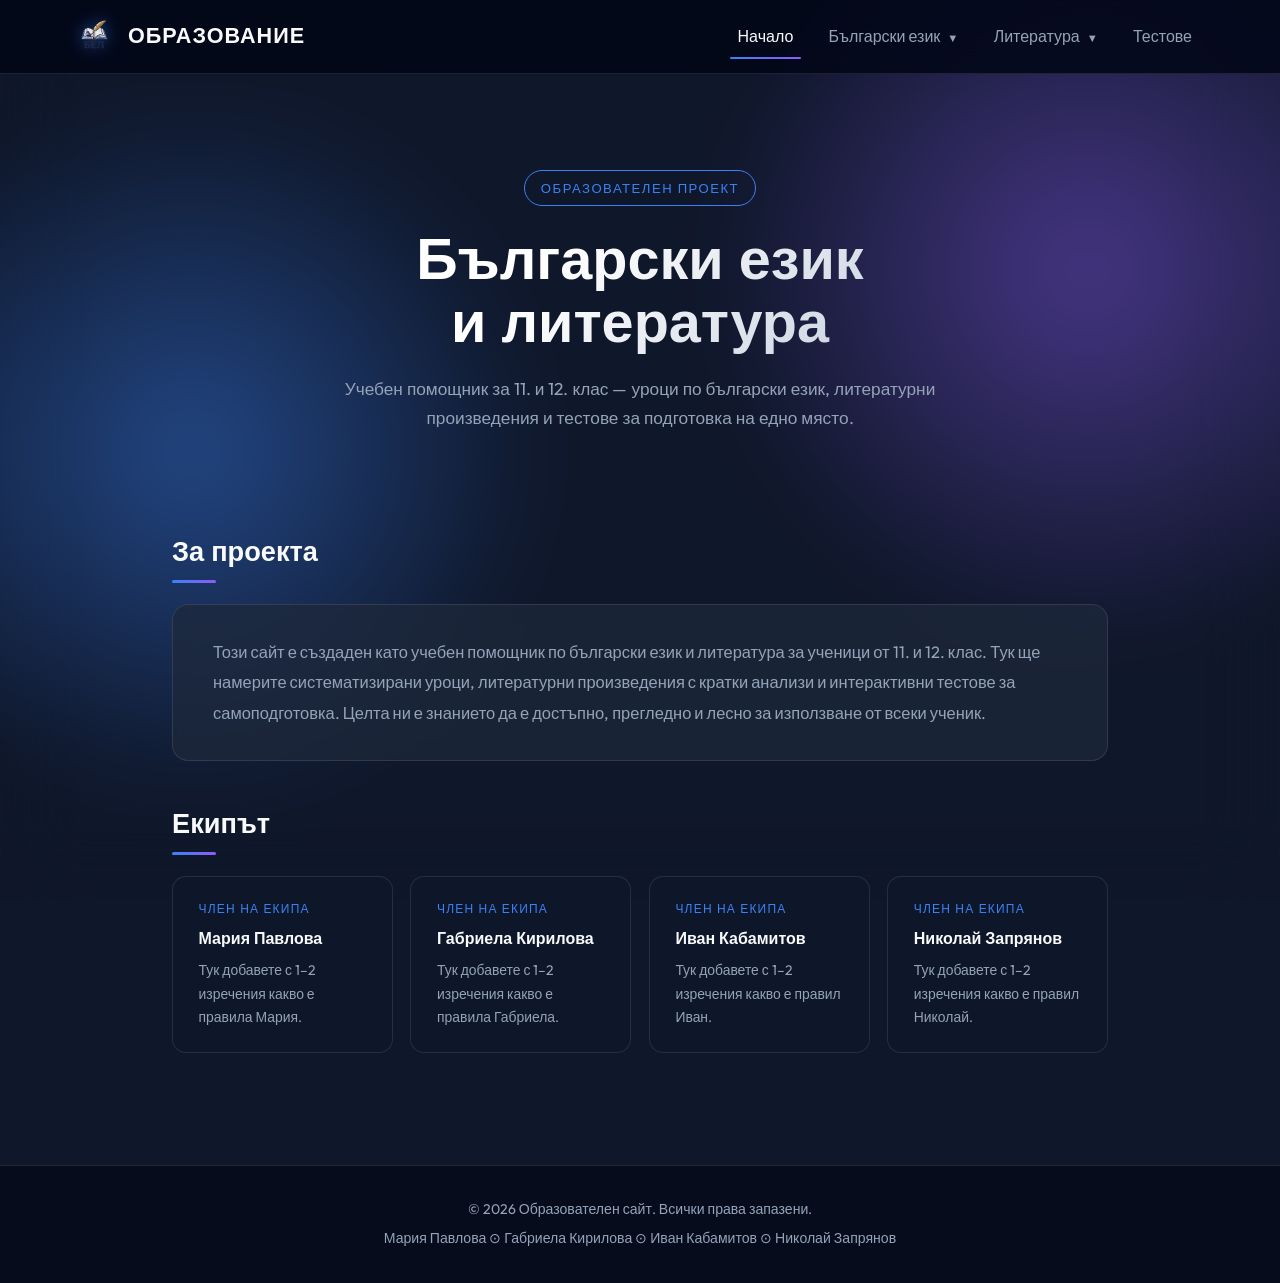
<file: index.html>
<!DOCTYPE html>
<html lang="bg">
<head>
  <meta charset="UTF-8">
  <meta name="viewport" content="width=device-width, initial-scale=1.0">
  <title>Образование — Начало</title>
  <link rel="stylesheet" href="style.css">
  <link href="https://fonts.googleapis.com/css2?family=Outfit:wght@300;400;500;600;700&family=Space+Grotesk:wght@600;700;800&display=swap" rel="stylesheet">
</head>
<body>

  <!-- Background -->
  <div class="bg-gradient"></div>
  <div class="glass-overlay"></div>

  <!-- Header / Navbar -->
  <header>
    <nav class="navbar">
      <a href="index.html" class="nav-logo">
        <img src="ph/logo.png" alt="Лого">
        <span>ОБРАЗОВАНИЕ</span>
      </a>

      <ul class="nav-links">
        <li><a href="index.html" class="active">Начало</a></li>

        <li>
          <button class="dropbtn">Български език <span class="chevron">▼</span></button>
          <div class="dropdown-menu">
            <a href="bg/11.html">11. клас</a>
            <a href="bg/12.html">12. клас</a>
          </div>
        </li>

        <li>
          <button class="dropbtn">Литература <span class="chevron">▼</span></button>
          <div class="dropdown-menu">
            <a href="lit/11.html">11. клас</a>
            <a href="lit/12.html">12. клас</a>
          </div>
        </li>

        <li><a href="tests/index.html">Тестове</a></li>
      </ul>
    </nav>
  </header>

  <!-- Page wrapper -->
  <div class="page-wrapper">

    <!-- Hero -->
    <section class="hero">
      <span class="hero-badge">Образователен проект</span>
      <h1>Български език<br>и литература</h1>
      <p>
        Учебен помощник за 11. и 12. клас — уроци по български език,
        литературни произведения и тестове за подготовка на едно място.
      </p>
    </section>

    <!-- Main content -->
    <div class="container">

      <!-- За проекта -->
      <h2 class="section-title">За проекта</h2>
      <div class="info-card">
        <p>
          Този сайт е създаден като учебен помощник по български език и литература
          за ученици от 11. и 12. клас. Тук ще намерите систематизирани уроци,
          литературни произведения с кратки анализи и интерактивни тестове за
          самоподготовка. Целта ни е знанието да е достъпно, прегледно и лесно
          за използване от всеки ученик.
        </p>
      </div>

      <!-- Екип -->
      <h2 class="section-title">Екипът</h2>
      <div class="team-grid">
        <div class="team-card">
          <div class="role">Член на екипа</div>
          <div class="name">Мария Павлова</div>
          <div class="desc">Тук добавете с 1–2 изречения какво е правила Мария.</div>
        </div>
        <div class="team-card">
          <div class="role">Член на екипа</div>
          <div class="name">Габриела Кирилова</div>
          <div class="desc">Тук добавете с 1–2 изречения какво е правила Габриела.</div>
        </div>
        <div class="team-card">
          <div class="role">Член на екипа</div>
          <div class="name">Иван Кабамитов</div>
          <div class="desc">Тук добавете с 1–2 изречения какво е правил Иван.</div>
        </div>
        <div class="team-card">
          <div class="role">Член на екипа</div>
          <div class="name">Николай Запрянов</div>
          <div class="desc">Тук добавете с 1–2 изречения какво е правил Николай.</div>
        </div>
      </div>

    </div><!-- /container -->
  </div><!-- /page-wrapper -->

  <footer>
    <p>© 2026 Образователен сайт. Всички права запазени.</p>
    <p>Мария Павлова &CircleDot; Габриела Кирилова &CircleDot; Иван Кабамитов &CircleDot; Николай Запрянов</p>
  </footer>

</body>
</html>
</file>
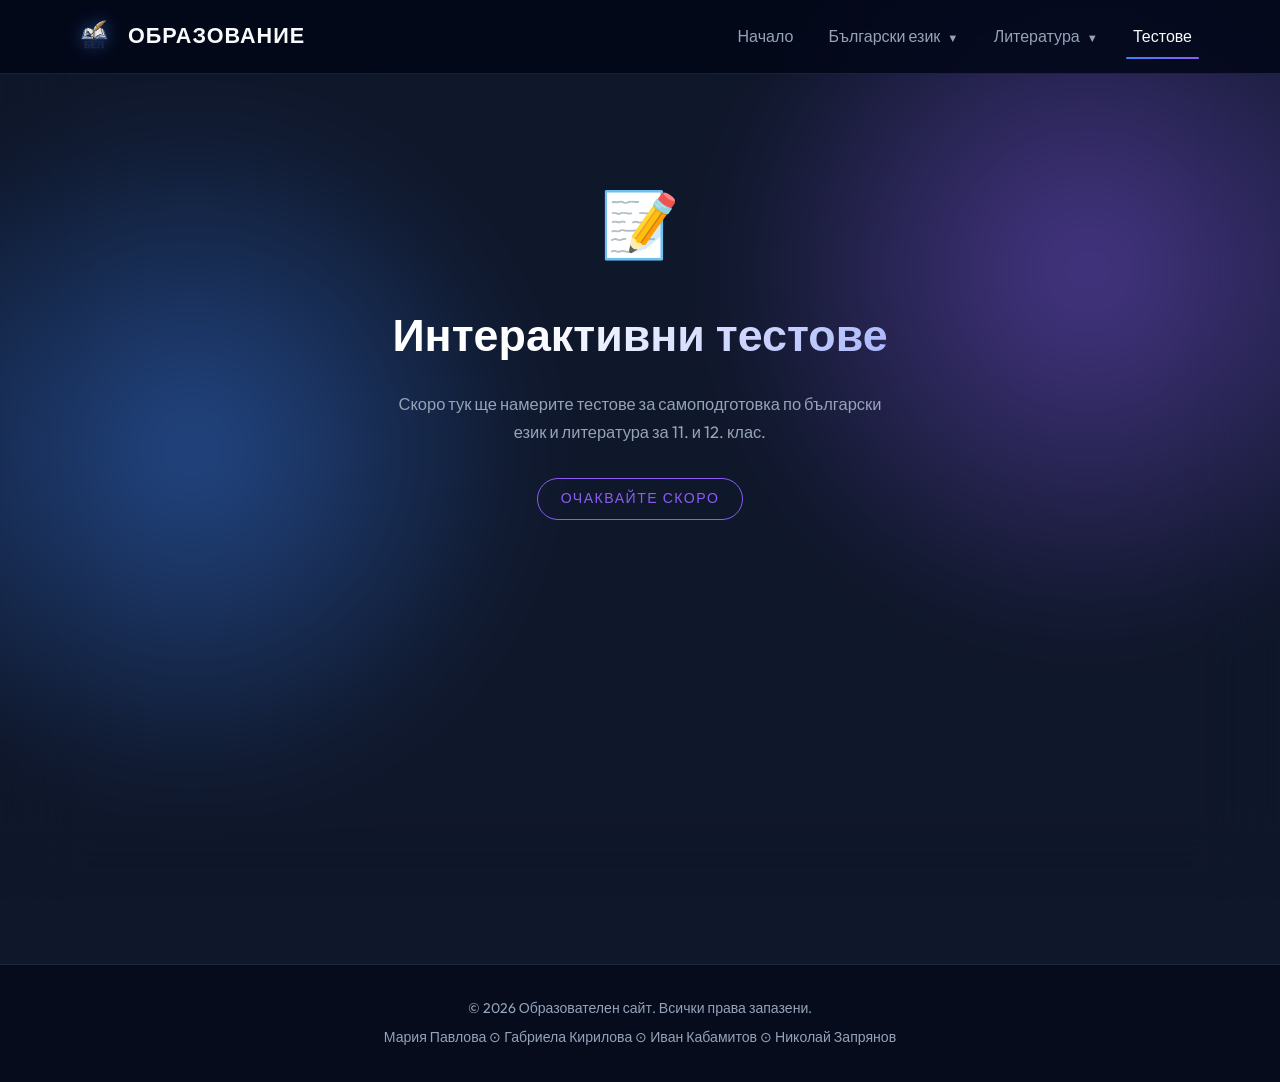
<file: tests/index.html>
<!DOCTYPE html>
<html lang="bg">
<head>
  <meta charset="UTF-8">
  <meta name="viewport" content="width=device-width, initial-scale=1.0">
  <title>Тестове</title>
  <link rel="stylesheet" href="../style.css">
  <link href="https://fonts.googleapis.com/css2?family=Outfit:wght@300;400;500;600;700&family=Space+Grotesk:wght@600;700;800&display=swap" rel="stylesheet">
</head>
<body>

  <div class="bg-gradient"></div>
  <div class="glass-overlay"></div>

  <header>
    <nav class="navbar">
      <a href="../index.html" class="nav-logo">
        <img src="../ph/logo.png" alt="Лого">
        <span>ОБРАЗОВАНИЕ</span>
      </a>

      <ul class="nav-links">
        <li><a href="../index.html">Начало</a></li>

        <li>
          <button class="dropbtn">Български език <span class="chevron">▼</span></button>
          <div class="dropdown-menu">
            <a href="../bg/11.html">11. клас</a>
            <a href="../bg/12.html">12. клас</a>
          </div>
        </li>

        <li>
          <button class="dropbtn">Литература <span class="chevron">▼</span></button>
          <div class="dropdown-menu">
            <a href="../lit/11.html">11. клас</a>
            <a href="../lit/12.html">12. клас</a>
          </div>
        </li>

        <li><a href="index.html" class="active">Тестове</a></li>
      </ul>
    </nav>
  </header>

  <div class="page-wrapper">
    <div class="tests-hero">
      <div class="icon-big">📝</div>
      <h1>Интерактивни тестове</h1>
      <p>
        Скоро тук ще намерите тестове за самоподготовка по български език
        и литература за 11. и 12. клас.
      </p>
      <span class="badge-soon">Очаквайте скоро</span>
    </div>
  </div>

  <footer>
    <p>© 2026 Образователен сайт. Всички права запазени.</p>
    <p>Мария Павлова &CircleDot; Габриела Кирилова &CircleDot; Иван Кабамитов &CircleDot; Николай Запрянов</p>
  </footer>

</body>
</html>
</file>
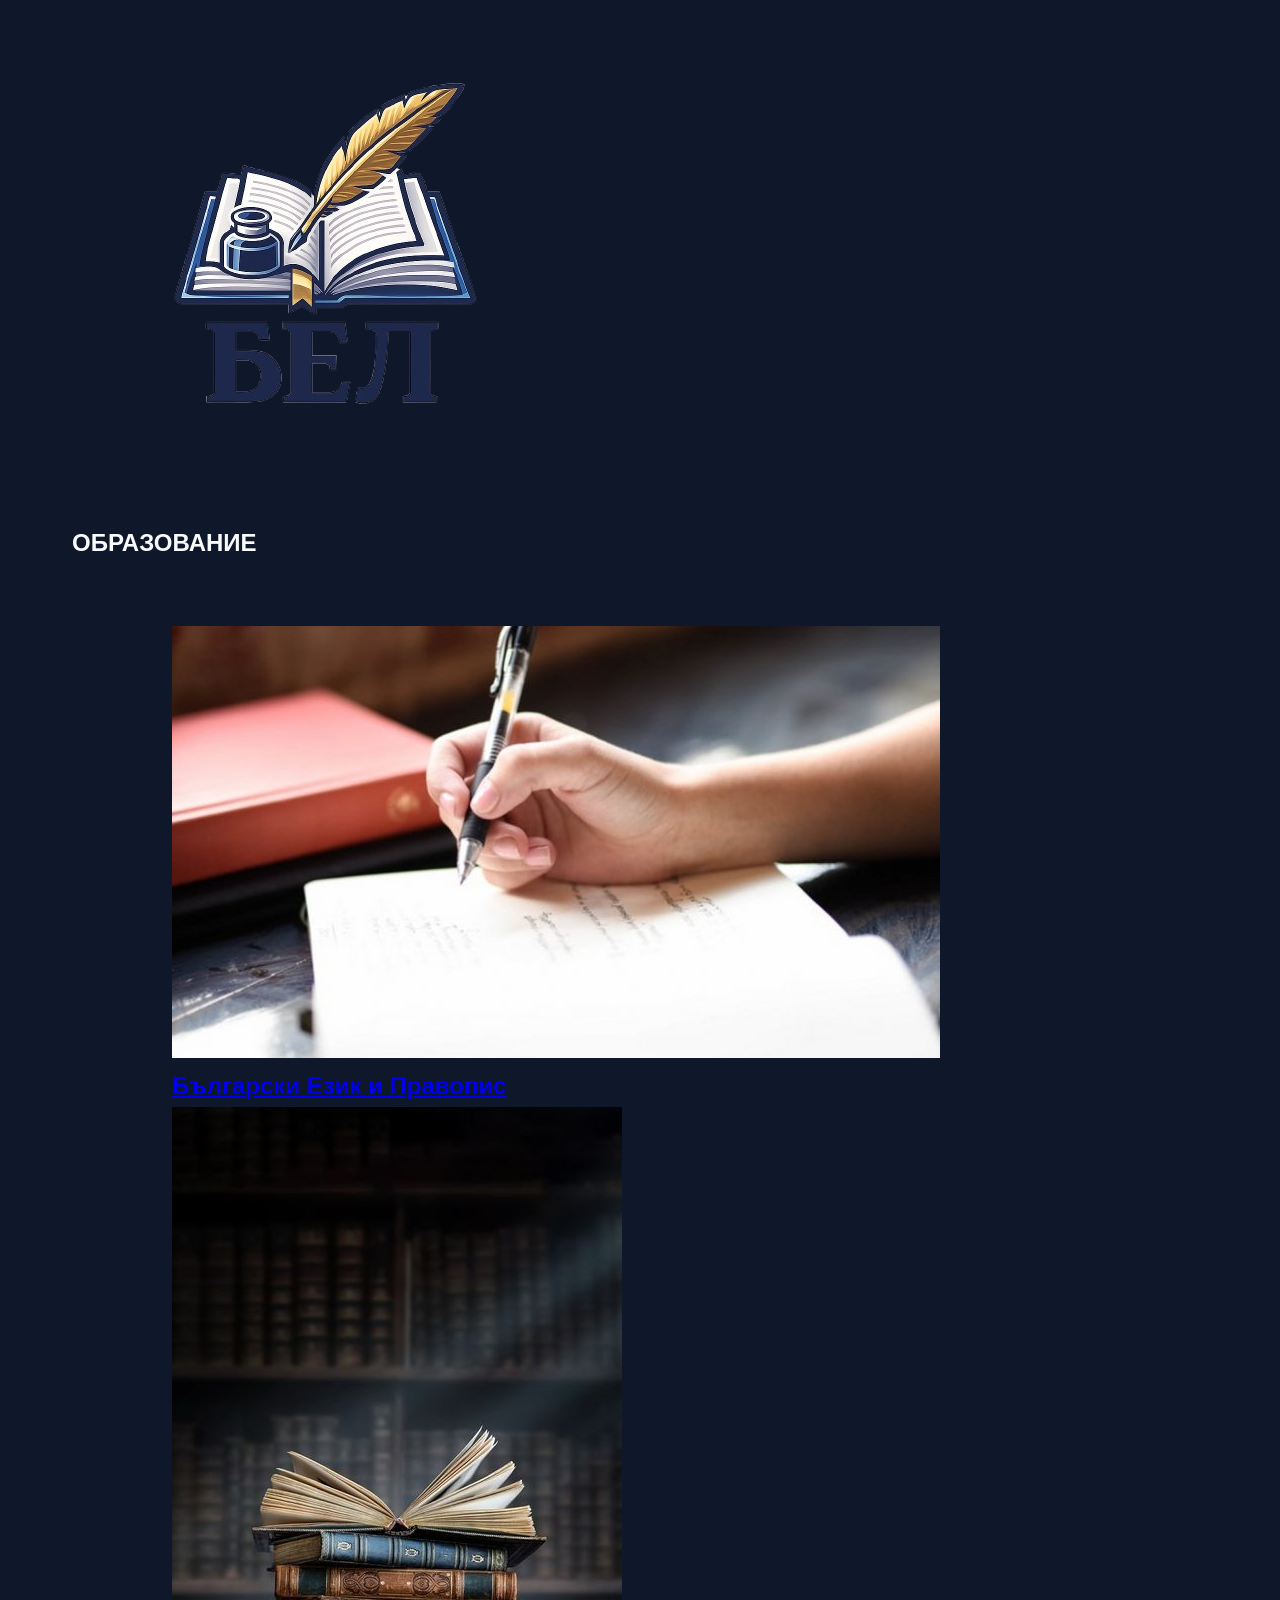
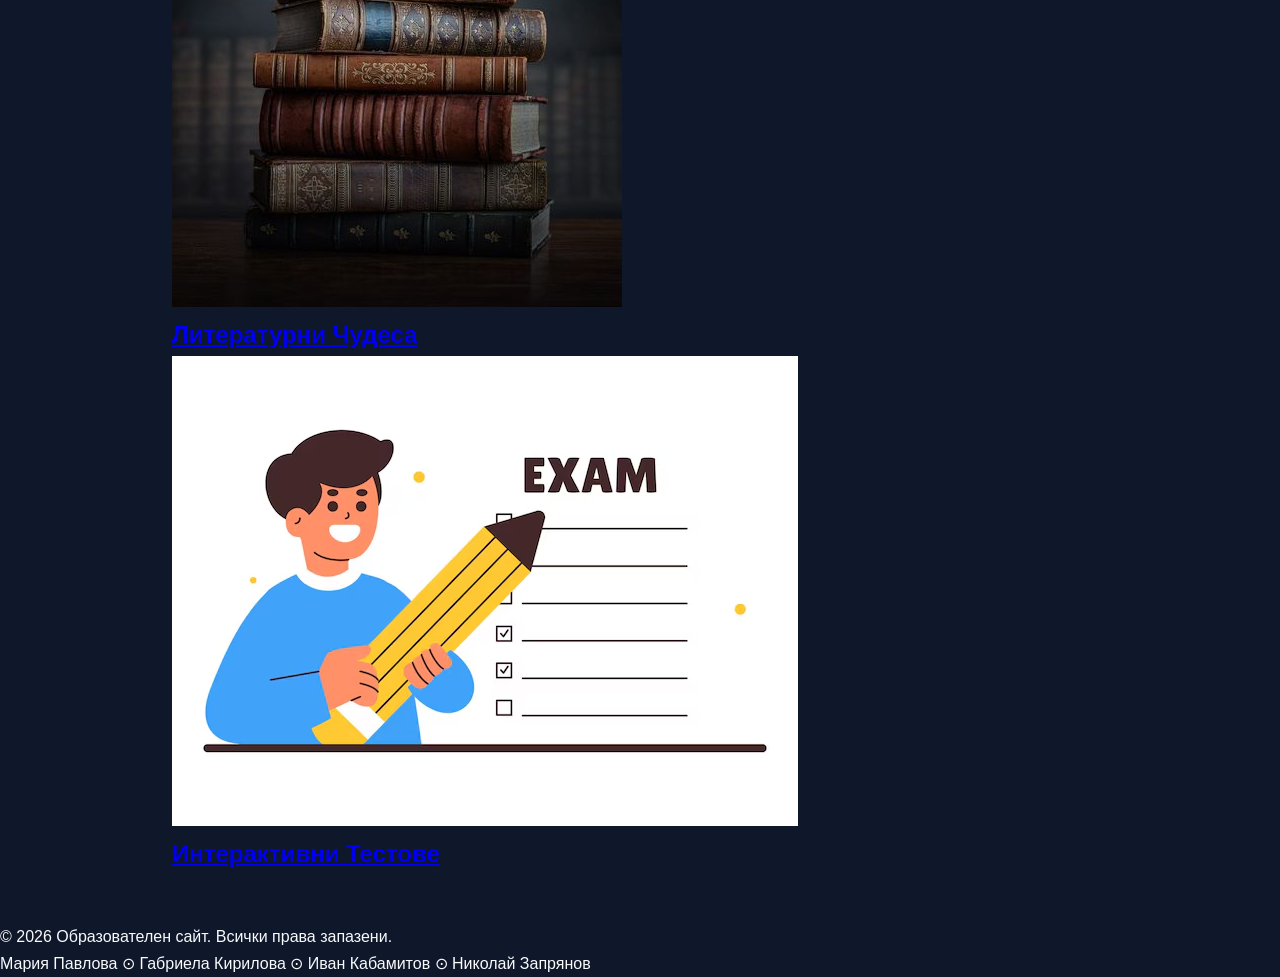
<file: sait.html>
<!DOCTYPE html>
<html lang="bg">
<head>
<meta charset="UTF-8">
<meta name="viewport" content="width=device-width, initial-scale=1.0">

<title>Образование – Начало</title>
<link rel="stylesheet" href="style.css">

<link href="https://fonts.googleapis.com/css2?family=Poppins:wght@300;400;600;700;800&display=swap" rel="stylesheet">

<style>

</style>
</head>

<body>

<nav class="navbar">
  <div class="logo">
    <img src="ph/logo.png" alt="logo">
    <h1>ОБРАЗОВАНИЕ</h1>
  </div>
</nav>

<div class="container">
  <a href="bg/pravopis.html" class="card">
    <img src="ph/pravopis.jpg" alt="Български Език">
    <h2>Български Език и Правопис</h2>
  </a>

  <a href="lit/dzi.html" class="card">
    <img src="ph/literatura.jpg" alt="Литературни Чудеса">
    <h2>Литературни Чудеса</h2>
  </a>

  <a href="tests/index.html" class="card">
    <img src="ph/tests.avif" alt="Тестове">
    <h2>Интерактивни Тестове</h2>
  </a>
</div>

<div class="footer">
  © 2026 Образователен сайт. Всички права запазени.
  <p>Мария Павлова &CircleDot; Габриела Кирилова &CircleDot; Иван Кабамитов &CircleDot; Николай Запрянов</p>
</div>

</body>
</html>
</file>
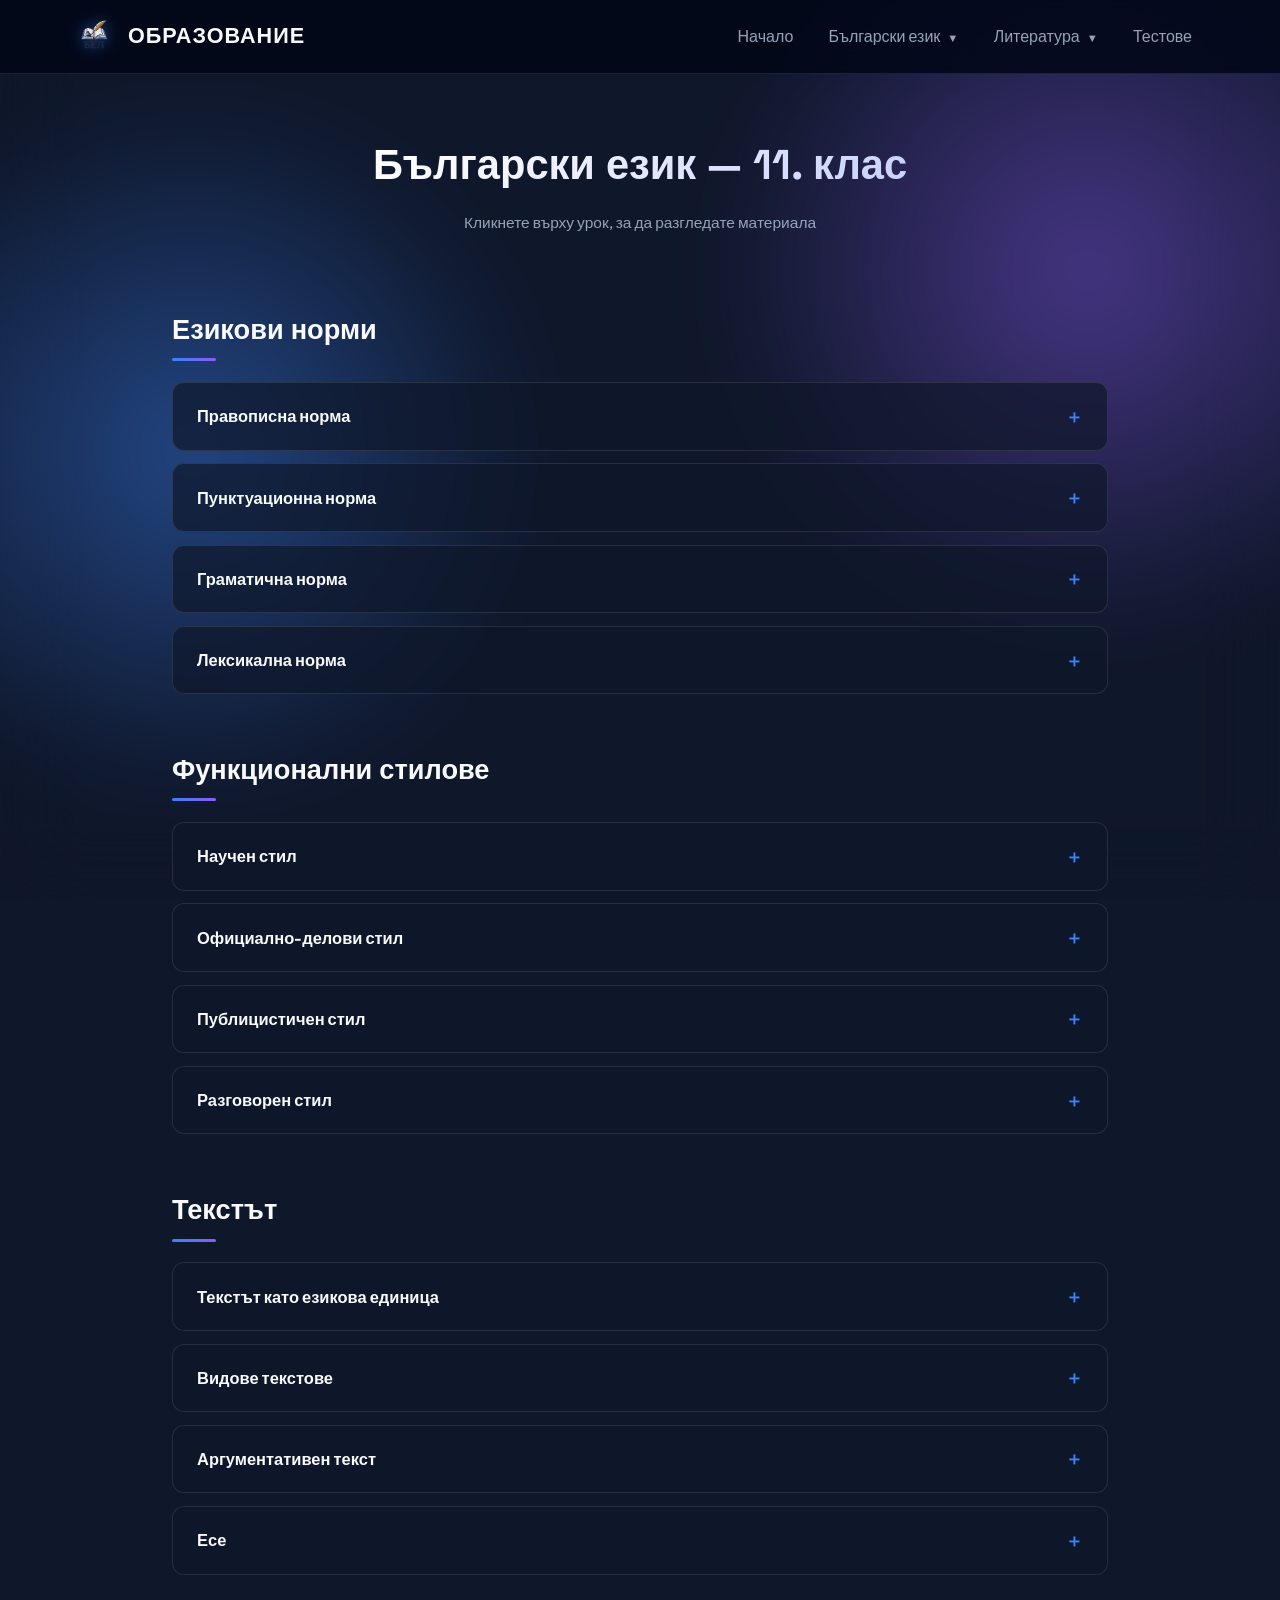
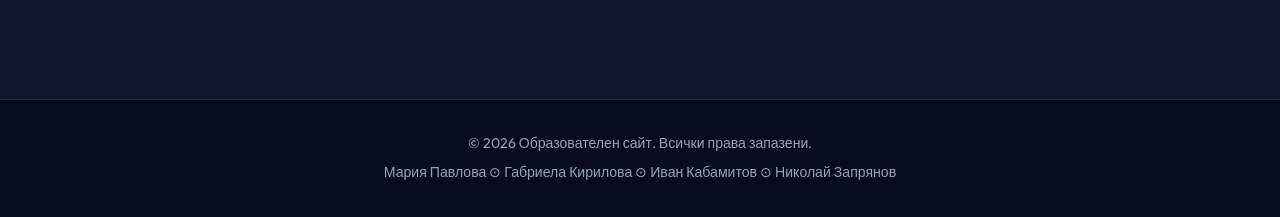
<file: bg/11.html>
<!DOCTYPE html>
<html lang="bg">
<head>
  <meta charset="UTF-8">
  <meta name="viewport" content="width=device-width, initial-scale=1.0">
  <title>Български език — 11. клас</title>
  <link rel="stylesheet" href="../style.css">
  <link href="https://fonts.googleapis.com/css2?family=Outfit:wght@300;400;500;600;700&family=Space+Grotesk:wght@600;700;800&display=swap" rel="stylesheet">
</head>
<body>

  <div class="bg-gradient"></div>
  <div class="glass-overlay"></div>

  <header>
    <nav class="navbar">
      <a href="../index.html" class="nav-logo">
        <img src="../ph/logo.png" alt="Лого">
        <span>ОБРАЗОВАНИЕ</span>
      </a>

      <ul class="nav-links">
        <li><a href="../index.html">Начало</a></li>

        <li>
          <button class="dropbtn">Български език <span class="chevron">▼</span></button>
          <div class="dropdown-menu">
            <a href="11.html" class="active">11. клас</a>
            <a href="12.html">12. клас</a>
          </div>
        </li>

        <li>
          <button class="dropbtn">Литература <span class="chevron">▼</span></button>
          <div class="dropdown-menu">
            <a href="../lit/11.html">11. клас</a>
            <a href="../lit/12.html">12. клас</a>
          </div>
        </li>

        <li><a href="../tests/index.html">Тестове</a></li>
      </ul>
    </nav>
  </header>

  <div class="page-wrapper">

    <div class="page-header">
      <h1>Български език — 11. клас</h1>
      <p>Кликнете върху урок, за да разгледате материала</p>
    </div>

    <div class="container">

      <!-- ===== РАЗДЕЛ: ЕЗИКОВИ НОРМИ ===== -->
      <h2 class="section-title">Езикови норми</h2>

      <details>
        <summary>Правописна норма</summary>
        <div class="accordion-body">
          <p class="placeholder">Тук добавете съдържанието на урока за правописната норма.</p>
        </div>
      </details>

      <details>
        <summary>Пунктуационна норма</summary>
        <div class="accordion-body">
          <p class="placeholder">Тук добавете съдържанието на урока за пунктуационната норма.</p>
        </div>
      </details>

      <details>
        <summary>Граматична норма</summary>
        <div class="accordion-body">
          <p class="placeholder">Тук добавете съдържанието на урока за граматичната норма.</p>
        </div>
      </details>

      <details>
        <summary>Лексикална норма</summary>
        <div class="accordion-body">
          <p class="placeholder">Тук добавете съдържанието на урока за лексикалната норма.</p>
        </div>
      </details>

      <!-- ===== РАЗДЕЛ: ФУНКЦИОНАЛНИ СТИЛОВЕ ===== -->
      <h2 class="section-title" style="margin-top:2.5rem;">Функционални стилове</h2>

      <details>
        <summary>Научен стил</summary>
        <div class="accordion-body">
          <p class="placeholder">Тук добавете съдържанието на урока за научния стил.</p>
        </div>
      </details>

      <details>
        <summary>Официално-делови стил</summary>
        <div class="accordion-body">
          <p class="placeholder">Тук добавете съдържанието на урока за официално-деловия стил.</p>
        </div>
      </details>

      <details>
        <summary>Публицистичен стил</summary>
        <div class="accordion-body">
          <p class="placeholder">Тук добавете съдържанието на урока за публицистичния стил.</p>
        </div>
      </details>

      <details>
        <summary>Разговорен стил</summary>
        <div class="accordion-body">
          <p class="placeholder">Тук добавете съдържанието на урока за разговорния стил.</p>
        </div>
      </details>

      <!-- ===== РАЗДЕЛ: ТЕКСТЪТ ===== -->
      <h2 class="section-title" style="margin-top:2.5rem;">Текстът</h2>

      <details>
        <summary>Текстът като езикова единица</summary>
        <div class="accordion-body">
          <p class="placeholder">Тук добавете съдържанието на урока.</p>
        </div>
      </details>

      <details>
        <summary>Видове текстове</summary>
        <div class="accordion-body">
          <p class="placeholder">Тук добавете съдържанието на урока.</p>
        </div>
      </details>

      <details>
        <summary>Аргументативен текст</summary>
        <div class="accordion-body">
          <p class="placeholder">Тук добавете съдържанието на урока за аргументативния текст.</p>
        </div>
      </details>

      <details>
        <summary>Есе</summary>
        <div class="accordion-body">
          <p class="placeholder">Тук добавете съдържанието на урока за есето.</p>
        </div>
      </details>

    </div>
  </div>

  <footer>
    <p>© 2026 Образователен сайт. Всички права запазени.</p>
    <p>Мария Павлова &CircleDot; Габриела Кирилова &CircleDot; Иван Кабамитов &CircleDot; Николай Запрянов</p>
  </footer>

</body>
</html>
</file>
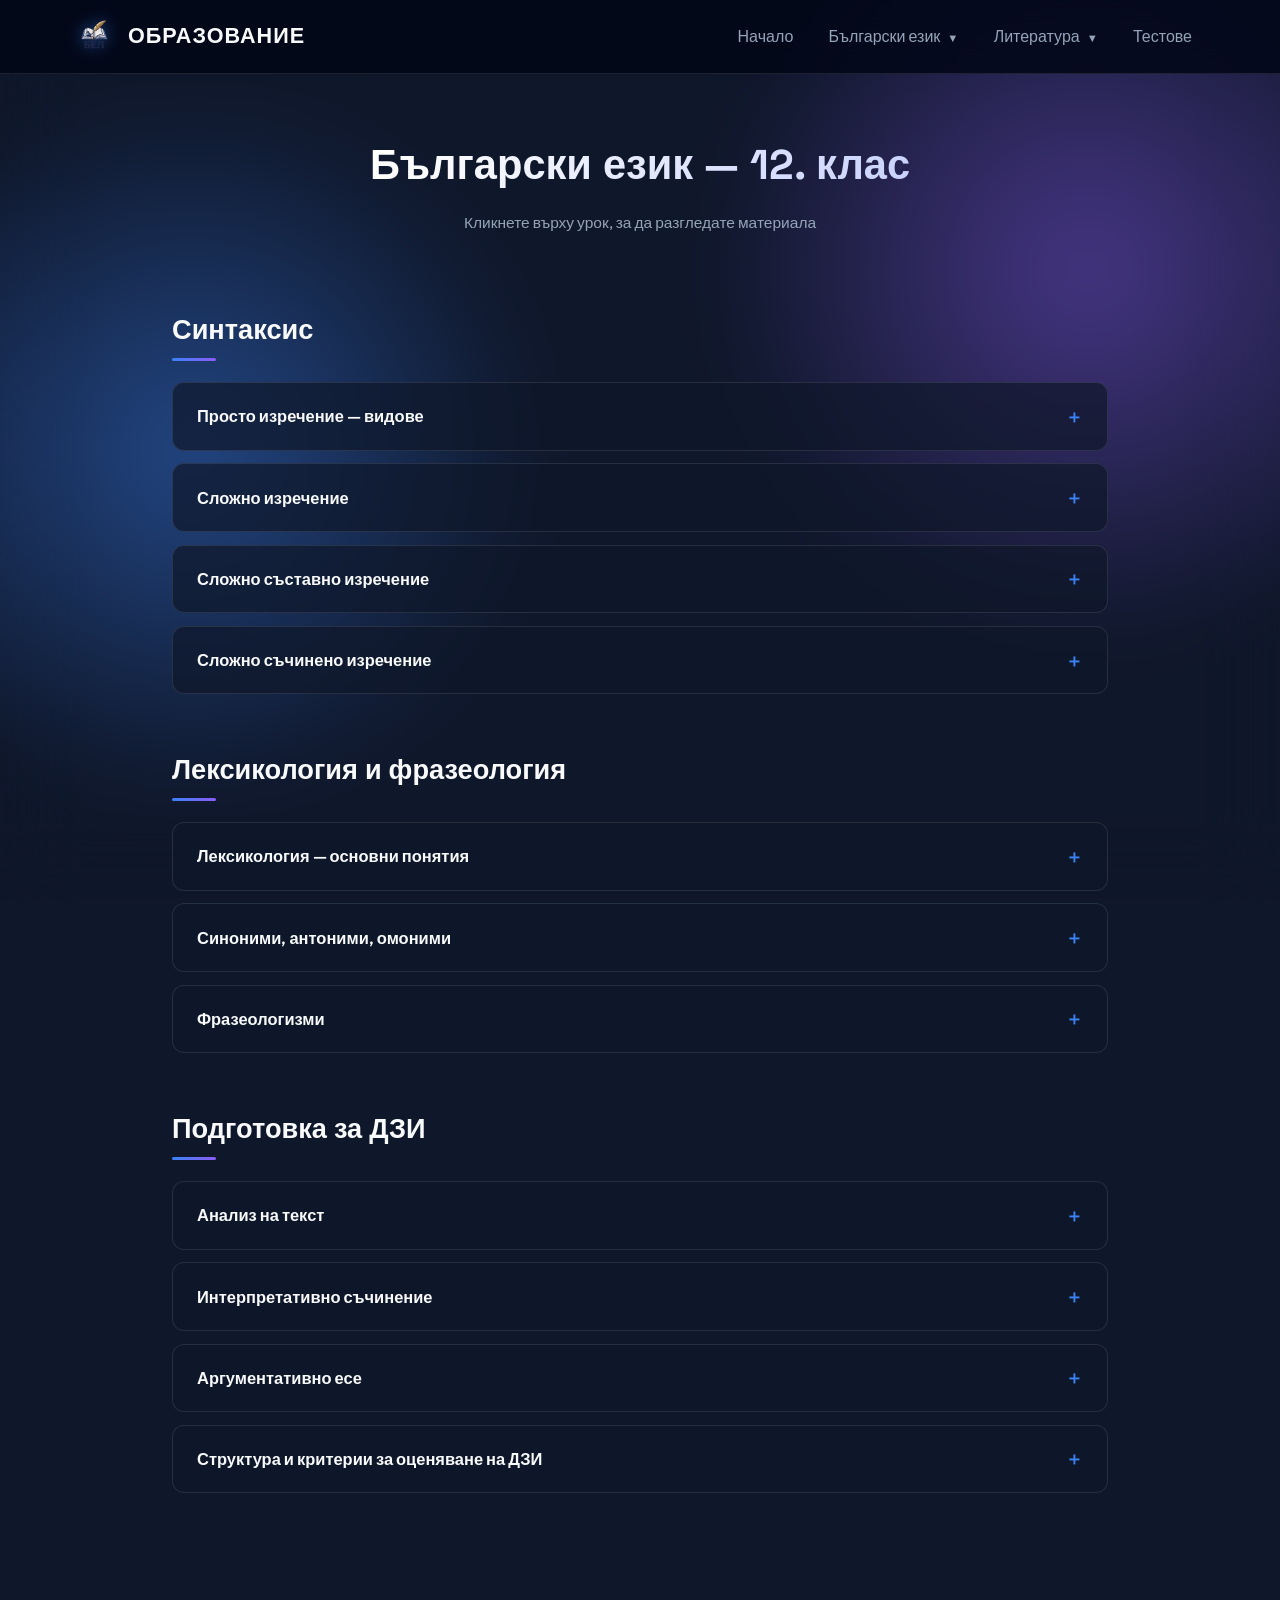
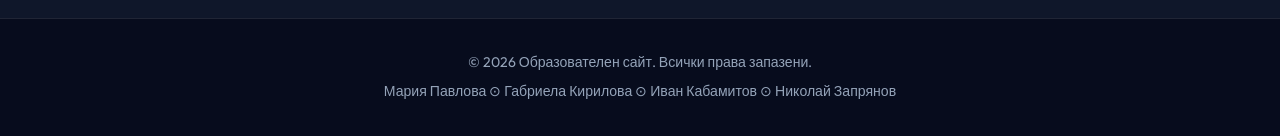
<file: bg/12.html>
<!DOCTYPE html>
<html lang="bg">
<head>
  <meta charset="UTF-8">
  <meta name="viewport" content="width=device-width, initial-scale=1.0">
  <title>Български език — 12. клас</title>
  <link rel="stylesheet" href="../style.css">
  <link href="https://fonts.googleapis.com/css2?family=Outfit:wght@300;400;500;600;700&family=Space+Grotesk:wght@600;700;800&display=swap" rel="stylesheet">
</head>
<body>

  <div class="bg-gradient"></div>
  <div class="glass-overlay"></div>

  <header>
    <nav class="navbar">
      <a href="../index.html" class="nav-logo">
        <img src="../ph/logo.png" alt="Лого">
        <span>ОБРАЗОВАНИЕ</span>
      </a>

      <ul class="nav-links">
        <li><a href="../index.html">Начало</a></li>

        <li>
          <button class="dropbtn">Български език <span class="chevron">▼</span></button>
          <div class="dropdown-menu">
            <a href="11.html">11. клас</a>
            <a href="12.html" class="active">12. клас</a>
          </div>
        </li>

        <li>
          <button class="dropbtn">Литература <span class="chevron">▼</span></button>
          <div class="dropdown-menu">
            <a href="../lit/11.html">11. клас</a>
            <a href="../lit/12.html">12. клас</a>
          </div>
        </li>

        <li><a href="../tests/index.html">Тестове</a></li>
      </ul>
    </nav>
  </header>

  <div class="page-wrapper">

    <div class="page-header">
      <h1>Български език — 12. клас</h1>
      <p>Кликнете върху урок, за да разгледате материала</p>
    </div>

    <div class="container">

      <!-- ===== РАЗДЕЛ: СИНТАКСИС ===== -->
      <h2 class="section-title">Синтаксис</h2>

      <details>
        <summary>Просто изречение — видове</summary>
        <div class="accordion-body">
          <p class="placeholder">Тук добавете съдържанието на урока.</p>
        </div>
      </details>

      <details>
        <summary>Сложно изречение</summary>
        <div class="accordion-body">
          <p class="placeholder">Тук добавете съдържанието на урока.</p>
        </div>
      </details>

      <details>
        <summary>Сложно съставно изречение</summary>
        <div class="accordion-body">
          <p class="placeholder">Тук добавете съдържанието на урока.</p>
        </div>
      </details>

      <details>
        <summary>Сложно съчинено изречение</summary>
        <div class="accordion-body">
          <p class="placeholder">Тук добавете съдържанието на урока.</p>
        </div>
      </details>

      <!-- ===== РАЗДЕЛ: ЛЕКСИКОЛОГИЯ И ФРАЗЕОЛОГИЯ ===== -->
      <h2 class="section-title" style="margin-top:2.5rem;">Лексикология и фразеология</h2>

      <details>
        <summary>Лексикология — основни понятия</summary>
        <div class="accordion-body">
          <p class="placeholder">Тук добавете съдържанието на урока.</p>
        </div>
      </details>

      <details>
        <summary>Синоними, антоними, омоними</summary>
        <div class="accordion-body">
          <p class="placeholder">Тук добавете съдържанието на урока.</p>
        </div>
      </details>

      <details>
        <summary>Фразеологизми</summary>
        <div class="accordion-body">
          <p class="placeholder">Тук добавете съдържанието на урока.</p>
        </div>
      </details>

      <!-- ===== РАЗДЕЛ: ПОДГОТОВКА ЗА ДЗИ ===== -->
      <h2 class="section-title" style="margin-top:2.5rem;">Подготовка за ДЗИ</h2>

      <details>
        <summary>Анализ на текст</summary>
        <div class="accordion-body">
          <p class="placeholder">Тук добавете съдържанието на урока.</p>
        </div>
      </details>

      <details>
        <summary>Интерпретативно съчинение</summary>
        <div class="accordion-body">
          <p class="placeholder">Тук добавете съдържанието на урока.</p>
        </div>
      </details>

      <details>
        <summary>Аргументативно есе</summary>
        <div class="accordion-body">
          <p class="placeholder">Тук добавете съдържанието на урока.</p>
        </div>
      </details>

      <details>
        <summary>Структура и критерии за оценяване на ДЗИ</summary>
        <div class="accordion-body">
          <p class="placeholder">Тук добавете съдържанието на урока.</p>
        </div>
      </details>

    </div>
  </div>

  <footer>
    <p>© 2026 Образователен сайт. Всички права запазени.</p>
    <p>Мария Павлова &CircleDot; Габриела Кирилова &CircleDot; Иван Кабамитов &CircleDot; Николай Запрянов</p>
  </footer>

</body>
</html>
</file>
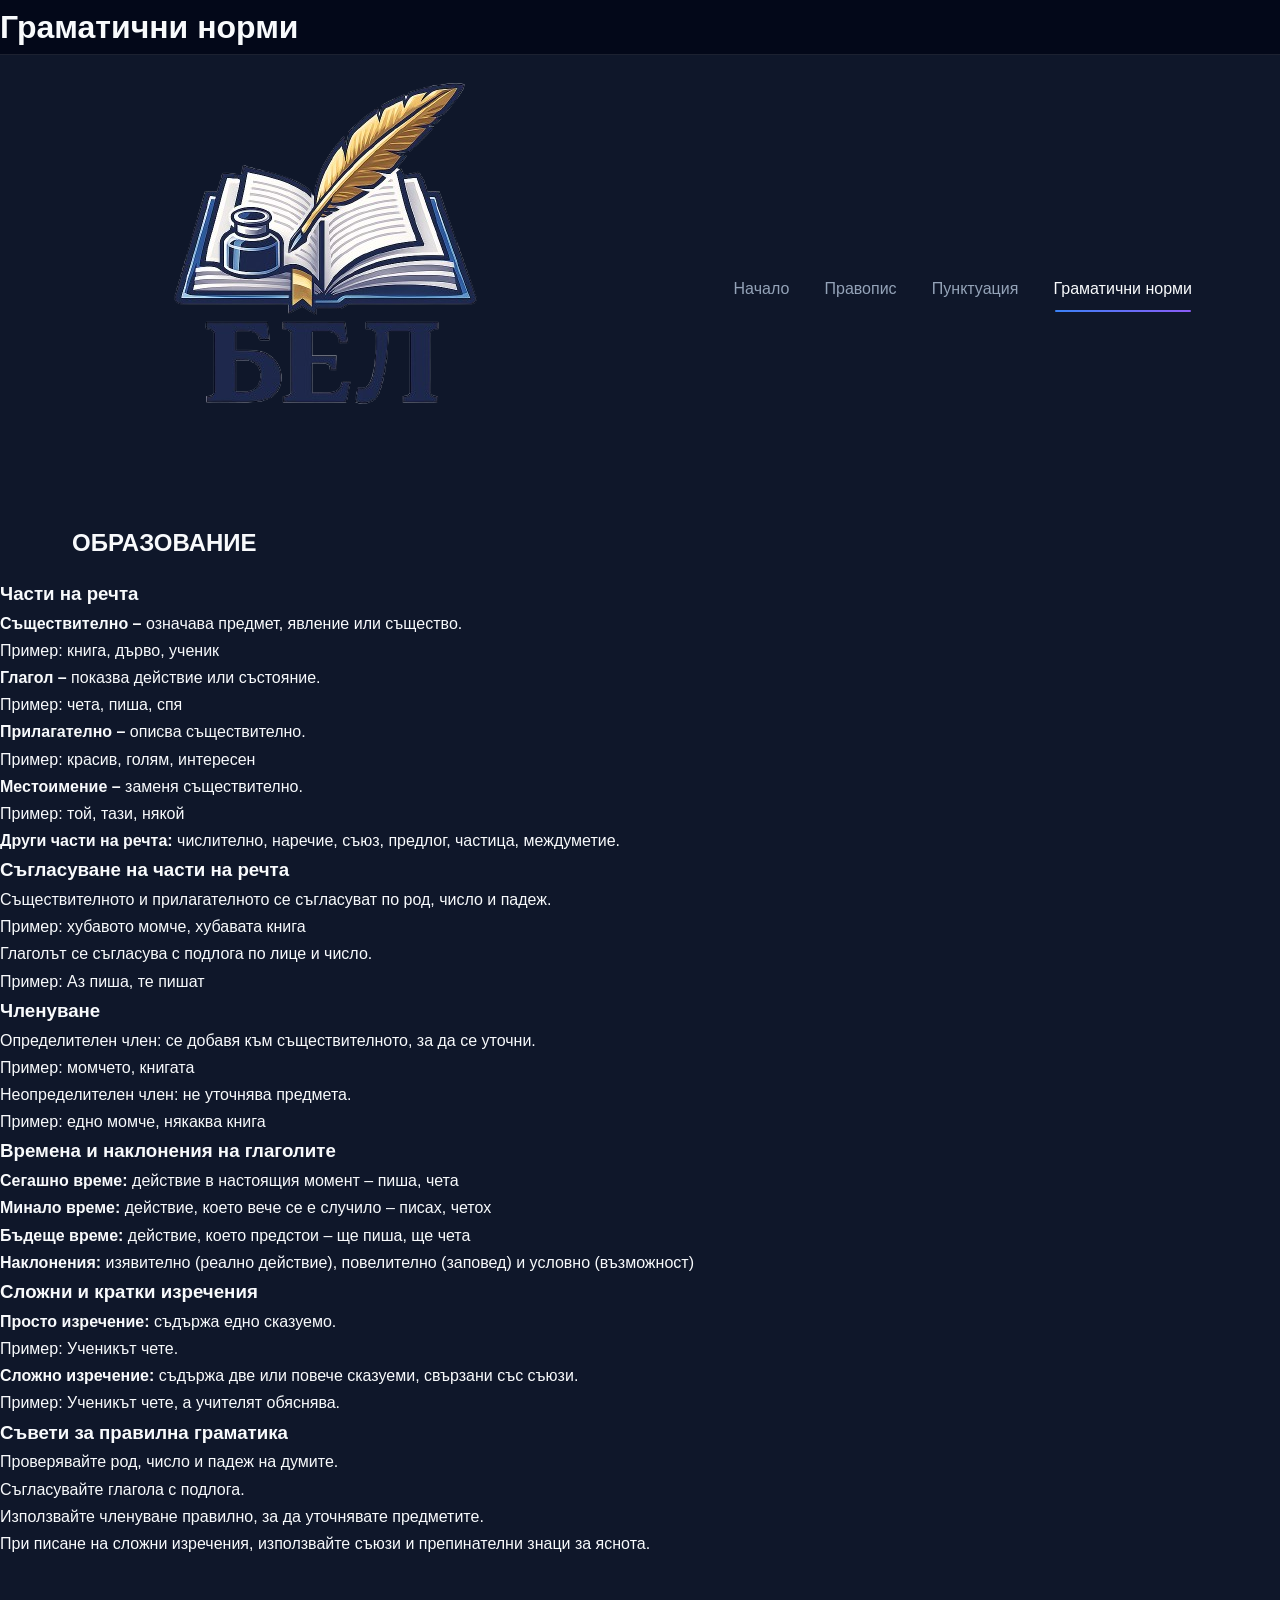
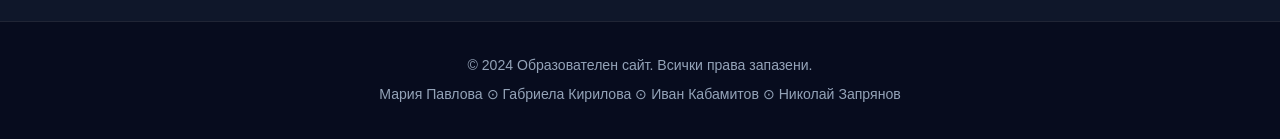
<file: bg/gramatichni.html>
<!DOCTYPE html>
<html lang="en">
<head>
    <meta charset="UTF-8">
    <meta name="viewport" content="width=device-width, initial-scale=1.0">
    <title>Document</title>
    <link rel="stylesheet" href="../style.css">
</head>
<body>
    <nav class="navbar">
        <div class="logo">
            <img src="../ph/logo.png" alt="logo">
            <h1>ОБРАЗОВАНИЕ</h1>
        </div>
        <div class="nav-links">
            <a href="../sait.html">Начало</a>
            <a href="pravopis.html">Правопис</a>
            <a href="punktuaciq.html">Пунктуация</a>
            <a href="gramatichni.html" class="active">Граматични норми</a>
        </div>
    </nav>
    <header>
        <h1>Граматични норми</h1>
    </header>

    <section>
        <h3>Части на речта</h3>
        <ul>
            <li><strong>Съществително –</strong> означава предмет, явление или същество.</li>
                <li> Пример: книга, дърво, ученик</li>
            <li><strong>Глагол –</strong> показва действие или състояние.</li>
                <li>Пример: чета, пиша, спя</li>
            <li><strong>Прилагателно –</strong> описва съществително.</li>
                <li>Пример: красив, голям, интересен</li>
            <li><strong>Местоимение –</strong> заменя съществително.</li>
                <li>Пример: той, тази, някой</li>
            <li><strong>Други части на речта:</strong> числително, наречие, съюз, предлог, частица, междуметие.</li>
        </ul>
    </section>
    
    <section>
        <h3>Съгласуване на части на речта</h3>
        <ul>
            <li>Съществителното и прилагателното се съгласуват по род, число и падеж.</li>
            <li> Пример: хубавото момче, хубавата книга</li>
            <li>Глаголът се съгласува с подлога по лице и число.</li>
            <li> Пример: Аз пиша, те пишат</li>
        </ul>
    </section>
    

    <section>
            <h3>Членуване</h3>
        <ul>
            <li>Определителен член: се добавя към съществителното, за да се уточни.</li>
                <li> Пример: момчето, книгата</li>
            <li>Неопределителен член: не уточнява предмета.</li>
                <li> Пример: едно момче, някаква книга</li>
        </ul>
    </section>
    <section>
        <h3>Времена и наклонения на глаголите</h3>
        <ul>
            <li><strong>Сегашно време:</strong> действие в настоящия момент – пиша, чета</li>
            <li><strong>Минало време:</strong> действие, което вече се е случило – писах, четох</li>
            <li><strong>Бъдеще време:</strong> действие, което предстои – ще пиша, ще чета</li>
            <li><strong>Наклонения:</strong> изявително (реално действие), повелително (заповед) и условно (възможност)</li>
        </ul>
    </section>

    <section>
        <h3>Сложни и кратки изречения</h3>
        <ul>
            <li><strong>Просто изречение:</strong> съдържа едно сказуемо.</li>
                <li>Пример: Ученикът чете.</li>
            <li><strong>Сложно изречение:</strong> съдържа две или повече сказуеми, свързани със съюзи.</li>
            <li> Пример: Ученикът чете, а учителят обяснява.</li>
        </ul>
    </section>
    
    <section>
        <h3>Съвети за правилна граматика</h3>
        <ul>
            <li>Проверявайте род, число и падеж на думите.</li>
            <li>Съгласувайте глагола с подлога.</li>
            <li>Използвайте членуване правилно, за да уточнявате предметите.</li>
            <li>При писане на сложни изречения, използвайте съюзи и препинателни знаци за яснота.</li>
        </ul>
    </section>
    
    <footer>
        <p>&copy; 2024 Образователен сайт. Всички права запазени.</p>
        <p>Мария Павлова &CircleDot; Габриела Кирилова &CircleDot; Иван Кабамитов &CircleDot; Николай Запрянов</p>
    </footer>
</body>
</html>
</file>
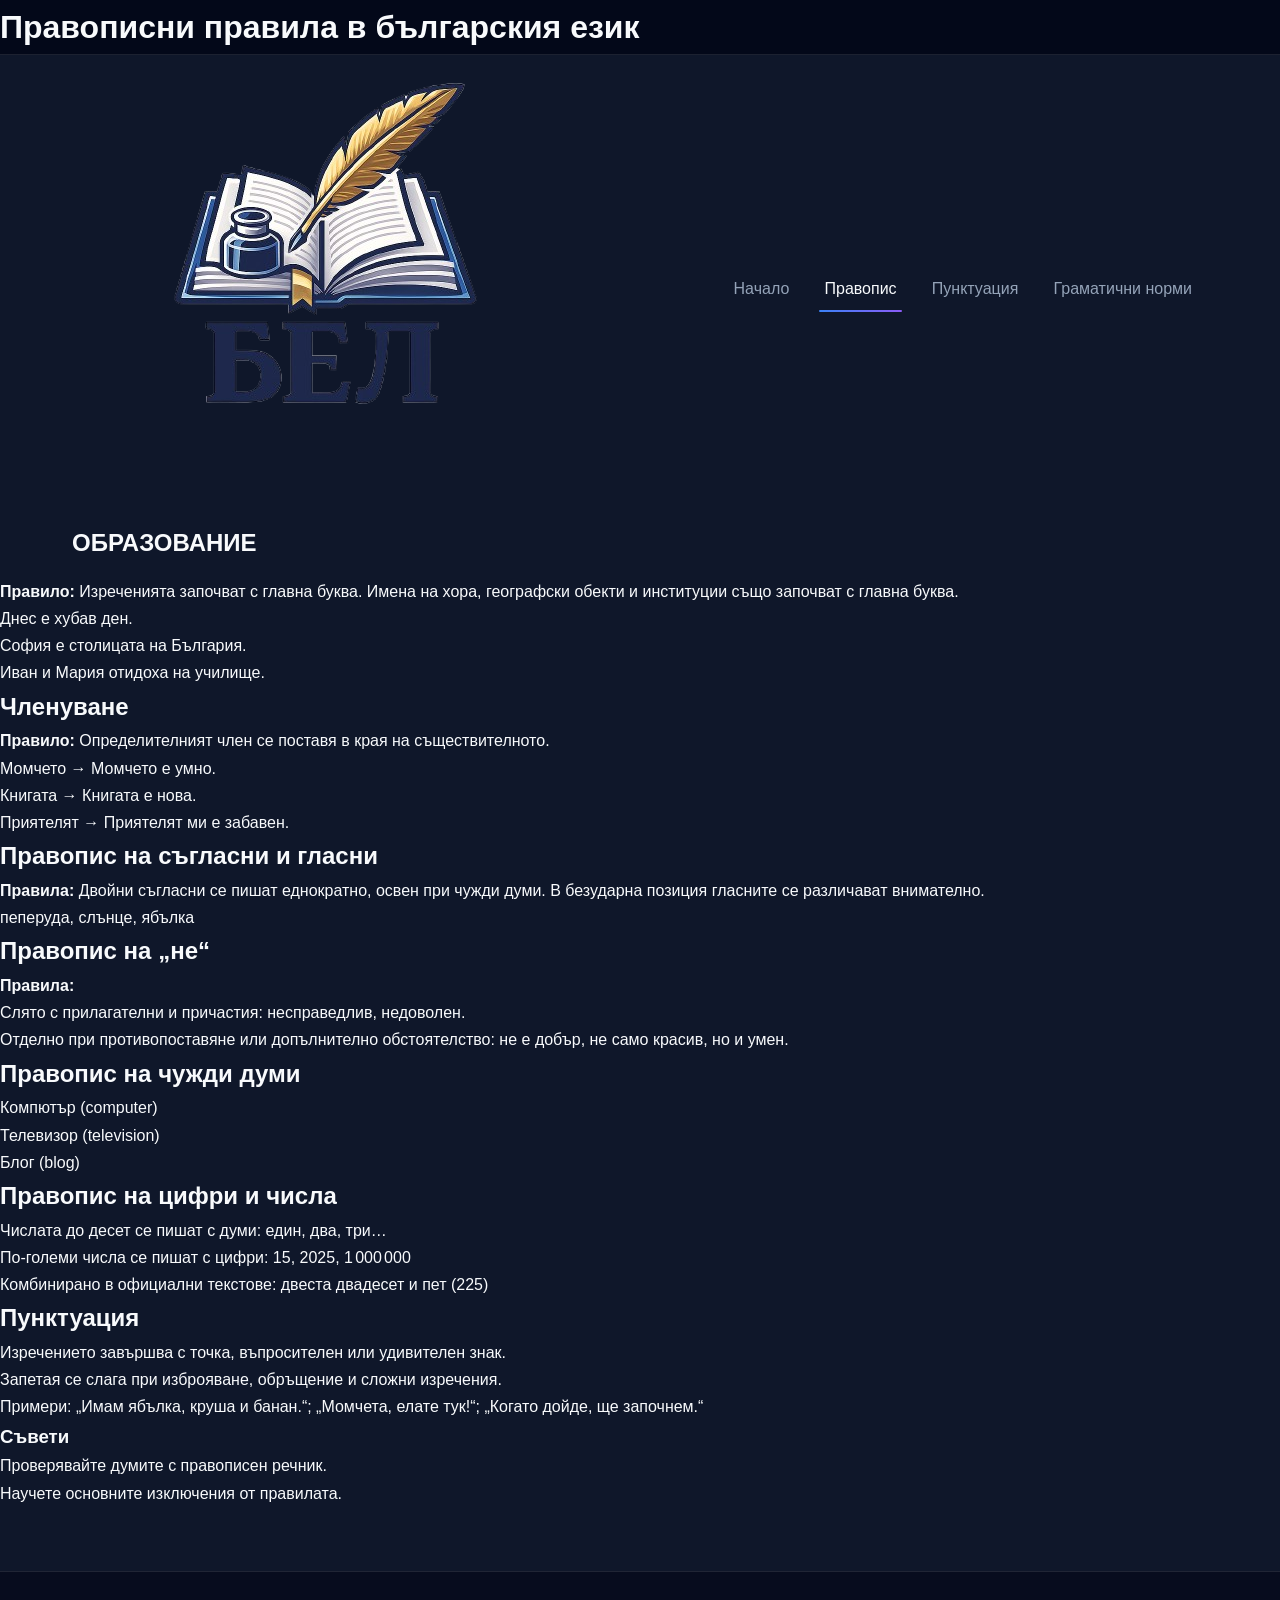
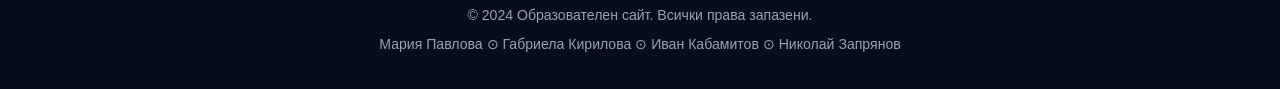
<file: bg/pravopis.html>
<!DOCTYPE html>

    <html lang="bg">
    <head>
        <meta charset="UTF-8">
        <meta name="viewport" content="width=device-width, initial-scale=1.0">
        <title>Правописни правила</title>
        <link rel="stylesheet" href="../style.css">
    </head>
    <main>
    <body>
        <nav class="navbar">
            <div class="logo">
                <img src="../ph/logo.png" alt="logo">
                <h1>ОБРАЗОВАНИЕ</h1>
            </div>
            <div class="nav-links">
                <a href="../sait.html">Начало</a>
                <a href="pravopis.html" class="active">Правопис</a>
                <a href="punktuaciq.html">Пунктуация</a>
                <a href="gramatichni.html">Граматични норми</a>
            </div>
        </nav>    
    
        <header>
            <h1>Правописни правила в българския език</h1>
        </header>
    
        <section>
            <p><strong>Правило:</strong> Изреченията започват с главна буква. Имена на хора, географски обекти и институции също започват с главна буква.</p>
            <ul>
                <li>Днес е хубав ден.</li>
                <li>София е столицата на България.</li>
                <li>Иван и Мария отидоха на училище.</li>
            </ul>
        </section>
    
        <section>
            <h2>Членуване</h2>
            <p><strong>Правило:</strong> Определителният член се поставя в края на съществителното.</p>
            <ul>
                <li>Момчето → Момчето е умно.</li>
                <li>Книгата → Книгата е нова.</li>
                <li>Приятелят → Приятелят ми е забавен.</li>
            </ul>
        </section>
    
        <section>
            <h2>Правопис на съгласни и гласни</h2>
            <p><strong>Правила:</strong> Двойни съгласни се пишат еднократно, освен при чужди думи. В безударна позиция гласните се различават внимателно.</p>
            <ul>
                <li>пеперуда, слънце, ябълка</li>
            </ul>
        </section>
    
        <section>
            <h2>Правопис на „не“</h2>
            <p><strong>Правила:</strong></p>
            <ul>
                <li>Слято с прилагателни и причастия: несправедлив, недоволен.</li>
                <li>Отделно при противопоставяне или допълнително обстоятелство: не е добър, не само красив, но и умен.</li>
            </ul>
        </section>
    
        <section>
            <h2>Правопис на чужди думи</h2>
            <ul>
                <li>Компютър (computer)</li>
                <li>Телевизор (television)</li>
                <li>Блог (blog)</li>
            </ul>
        </section>
    
        <section>
            <h2>Правопис на цифри и числа</h2>
            <ul>
                <li>Числата до десет се пишат с думи: един, два, три…</li>
                <li>По-големи числа се пишат с цифри: 15, 2025, 1 000 000</li>
                <li>Комбинирано в официални текстове: двеста двадесет и пет (225)</li>
            </ul>
        </section>
    
        <section>
            <h2>Пунктуация</h2>
            <ul>
                <li>Изречението завършва с точка, въпросителен или удивителен знак.</li>
                <li>Запетая се слага при изброяване, обръщение и сложни изречения.</li>
                <li>Примери: „Имам ябълка, круша и банан.“; „Момчета, елате тук!“; „Когато дойде, ще започнем.“</li>
            </ul>
        </section>
    
        <section>
            <h3>Съвети</h3>
            <ul>
                <li>Проверявайте думите с правописен речник.</li>
                <li>Научете основните изключения от правилата.</li>
            </ul>
        </section>

        <footer>
            <p>&copy; 2024 Образователен сайт. Всички права запазени.</p>
            <p>Мария Павлова &CircleDot; Габриела Кирилова &CircleDot; Иван Кабамитов &CircleDot; Николай Запрянов</p>
        </footer>
    </body>
    </main>
</html>
</file>
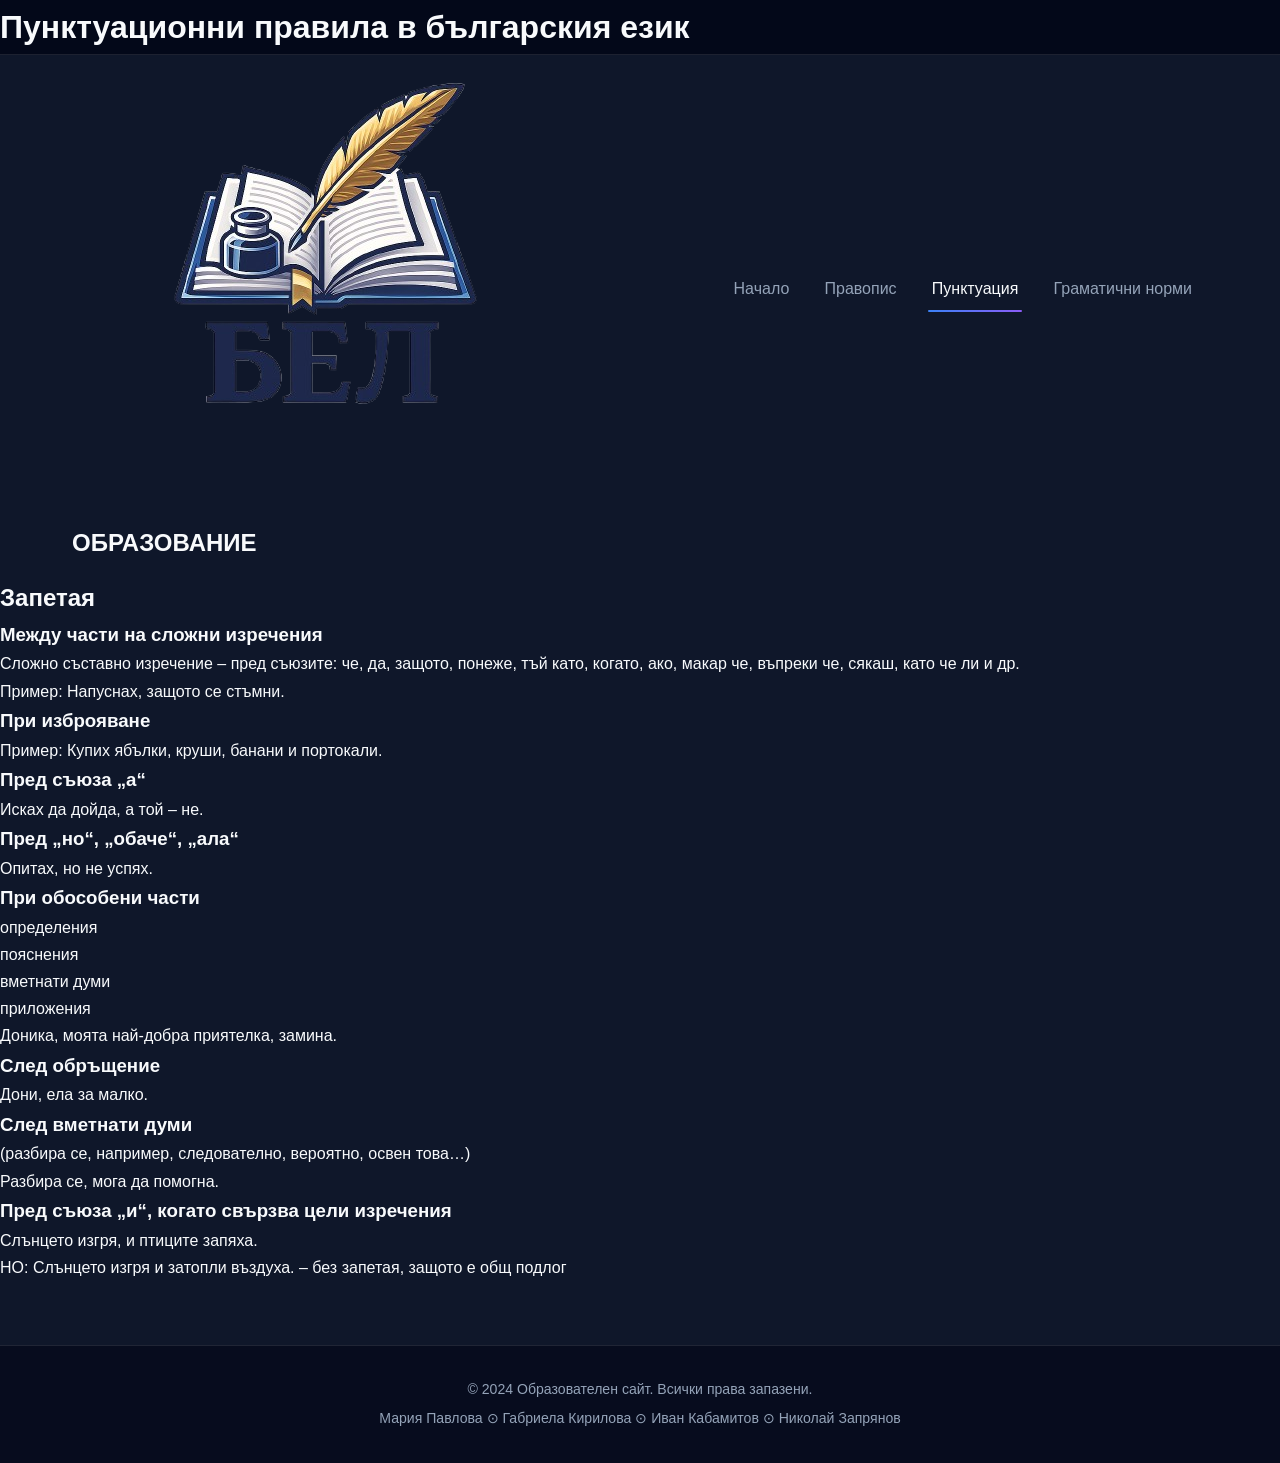
<file: bg/punktuaciq.html>
<!DOCTYPE html>
<html lang="en">
<head>
    <meta charset="UTF-8">
    <meta name="viewport" content="width=device-width, initial-scale=1.0">
    <title>ПУНКТУАЦИОННИ ПРАВИЛА В БЪЛГАРСКИЯ ЕЗИК</title>
    <link rel="stylesheet" href="../style.css">
</head>
<body>
    
    <nav class="navbar">
        <div class="logo">
            <img src="../ph/logo.png" alt="logo">
            <h1>ОБРАЗОВАНИЕ</h1>
        </div>
        <div class="nav-links">
            <a href="../sait.html">Начало</a>
            <a href="pravopis.html">Правопис</a>
            <a href="punktuaciq.html" class="active">Пунктуация</a>
            <a href="gramatichni.html">Граматични норми</a>
        </div>
    </nav>
    
    <header>
        <h1>Пунктуационни правила в българския език</h1>
    </header>


    <section>
        <h2>Запетая</h2>

        <h3>Между части на сложни изречения</h3>
        <ul>
            <li>Сложно съставно изречение – пред съюзите: че, да, защото, понеже, тъй като, когато, ако, макар че, въпреки че, сякаш, като че ли и др.</li>
            <li class="example">Пример: Напуснах, защото се стъмни.</li> 
        </ul>
    </section>

    <section>
        <h3>При изброяване</h3>
        <ul>
            <li class="example">Пример: Купих ябълки, круши, банани и портокали.</li>
        </ul>
    
    </section>
    <section>
        <h3>Пред съюза „а“</h3>
        <ul>
            <li class="example">Исках да дойда, а той – не.</li>
        </ul>
    </section>
       
    <section>
        <h3>Пред „но“, „обаче“, „ала“</h3>
        <ul>
            <li class="example">Опитах, но не успях.</li>
        </ul>
    </section>
    
    <section>
        <h3>При обособени части</h3>
        <ul>
            <li>определения</li>
            <li>пояснения</li>
            <li>вметнати думи</li>
            <li>приложения</li>
            <li class="example">Доника, моята най-добра приятелка, замина.</li>
        </ul>
    </section>

    <section>
        <h3>След обръщение</h3>
        <ul>
            <li class="example">Дони, ела за малко.</li>
        </ul>
    </section>
    
    <section>
        <h3>След вметнати думи</h3>
        <ul>
            <li>(разбира се, например, следователно, вероятно, освен това…)</li>
            <li class="example">Разбира се, мога да помогна.</li>
        </ul> 
    </section>
    
    <section>
        <h3>Пред съюза „и“, когато свързва цели изречения</h3>
        <ul>
            <li class="example">Слънцето изгря, и птиците запяха.</li>
            <li class="example">НО: Слънцето изгря и затопли въздуха. – без запетая, защото е общ подлог</li>
        </ul>
    </section>
    
    <footer>
        <p>&copy; 2024 Образователен сайт. Всички права запазени.</p>
        <p>Мария Павлова &CircleDot; Габриела Кирилова &CircleDot; Иван Кабамитов &CircleDot; Николай Запрянов</p>
    </footer>
</body>
</html>
</file>
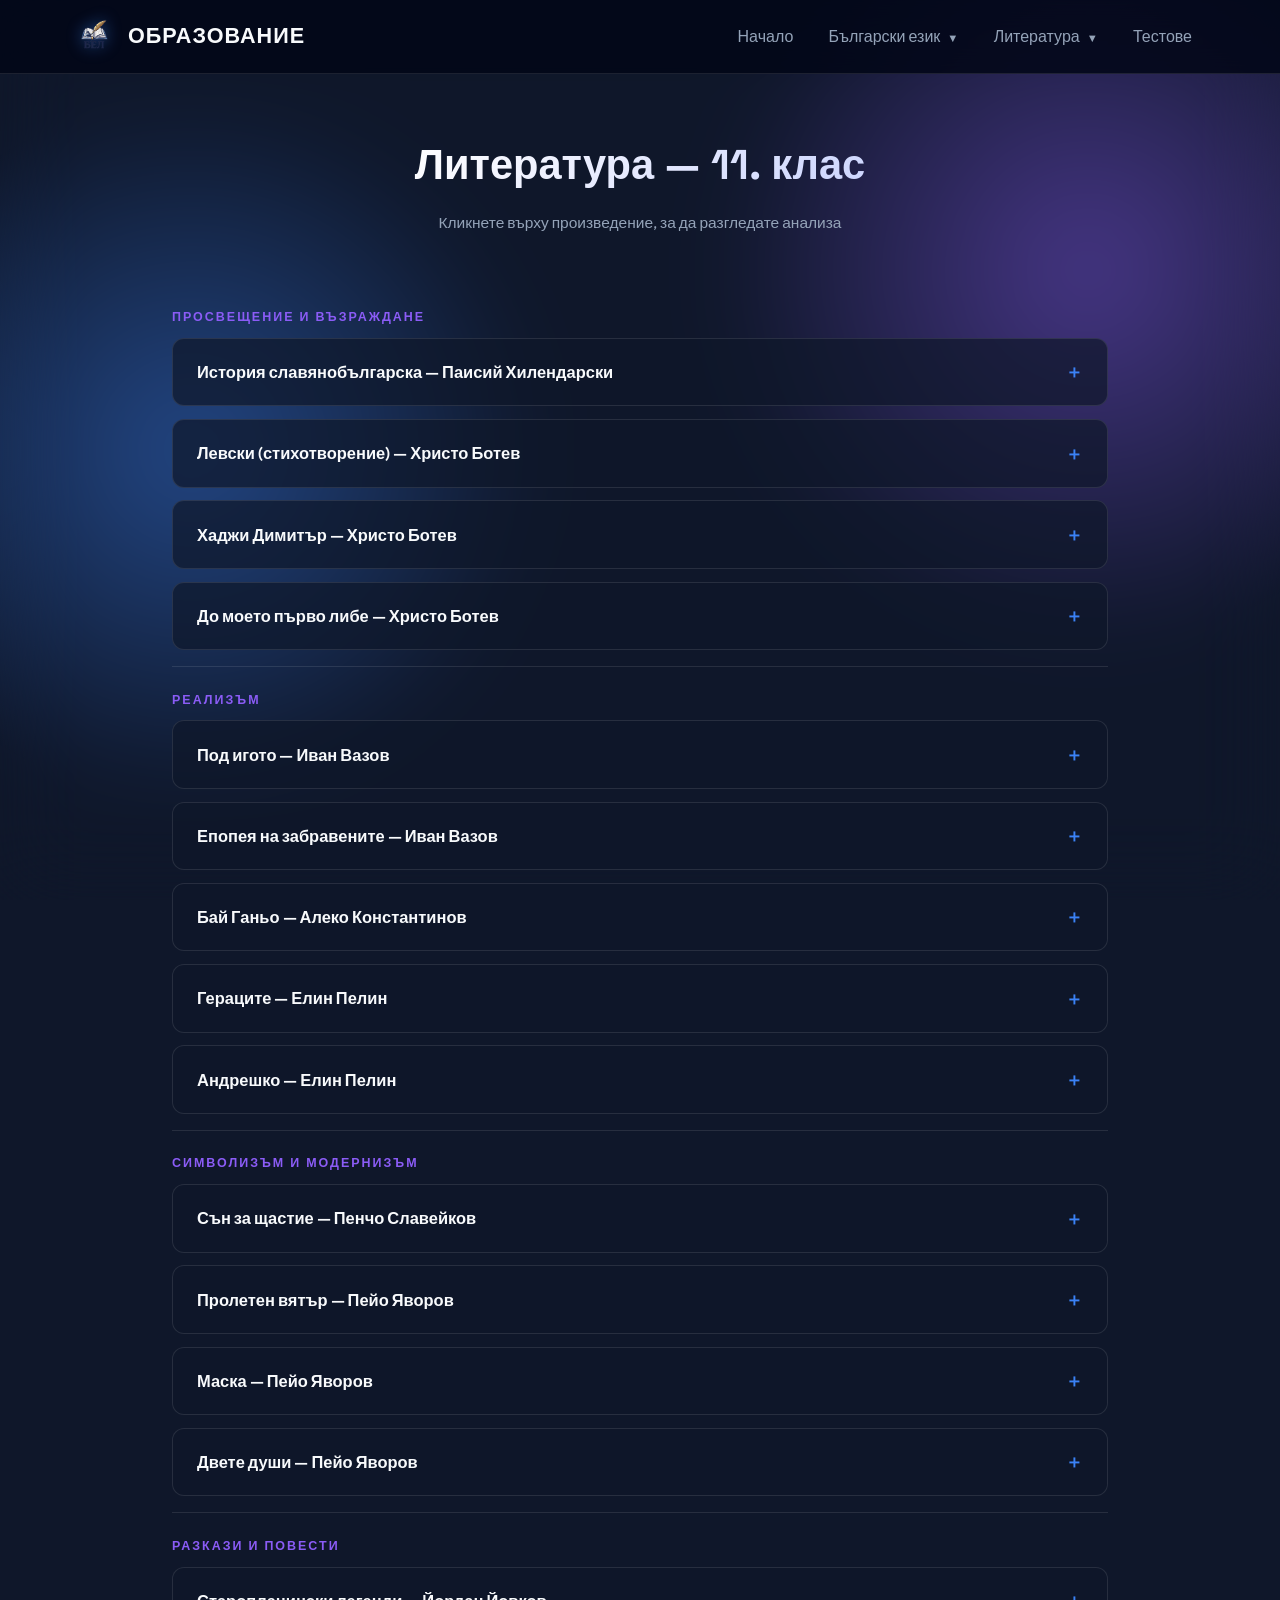
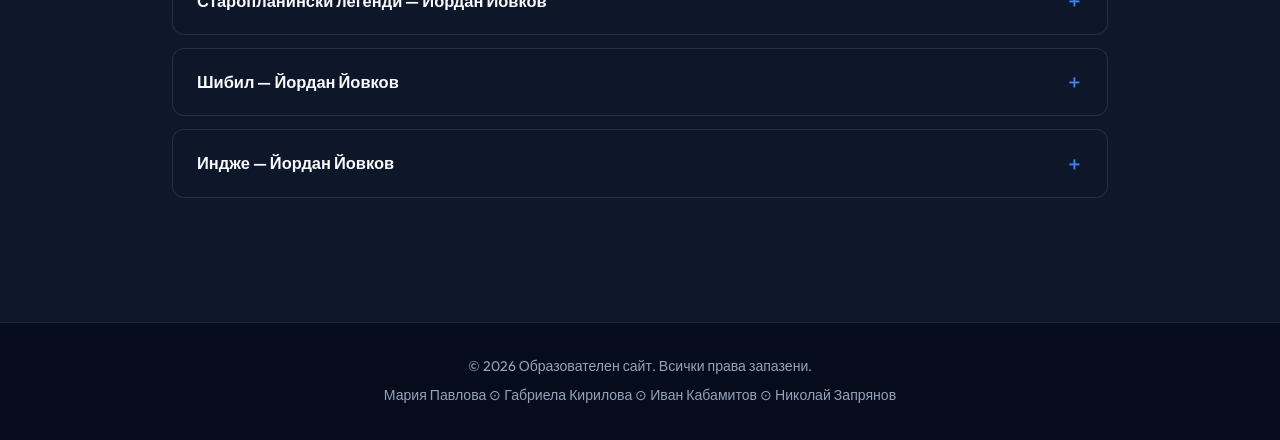
<file: lit/11.html>
<!DOCTYPE html>
<html lang="bg">
<head>
  <meta charset="UTF-8">
  <meta name="viewport" content="width=device-width, initial-scale=1.0">
  <title>Литература — 11. клас</title>
  <link rel="stylesheet" href="../style.css">
  <link href="https://fonts.googleapis.com/css2?family=Outfit:wght@300;400;500;600;700&family=Space+Grotesk:wght@600;700;800&display=swap" rel="stylesheet">
</head>
<body>

  <div class="bg-gradient"></div>
  <div class="glass-overlay"></div>

  <header>
    <nav class="navbar">
      <a href="../index.html" class="nav-logo">
        <img src="../ph/logo.png" alt="Лого">
        <span>ОБРАЗОВАНИЕ</span>
      </a>

      <ul class="nav-links">
        <li><a href="../index.html">Начало</a></li>

        <li>
          <button class="dropbtn">Български език <span class="chevron">▼</span></button>
          <div class="dropdown-menu">
            <a href="../bg/11.html">11. клас</a>
            <a href="../bg/12.html">12. клас</a>
          </div>
        </li>

        <li>
          <button class="dropbtn">Литература <span class="chevron">▼</span></button>
          <div class="dropdown-menu">
            <a href="11.html" class="active">11. клас</a>
            <a href="12.html">12. клас</a>
          </div>
        </li>

        <li><a href="../tests/index.html">Тестове</a></li>
      </ul>
    </nav>
  </header>

  <div class="page-wrapper">

    <div class="page-header">
      <h1>Литература — 11. клас</h1>
      <p>Кликнете върху произведение, за да разгледате анализа</p>
    </div>

    <div class="container">

      <!-- ===== РАЗДЕЛ: ПРОСВЕЩЕНИЕ И ВЪЗРАЖДАНЕ ===== -->
      <div class="razdel-label">Просвещение и Възраждане</div>

      <details>
        <summary>История славянобългарска — Паисий Хилендарски</summary>
        <div class="accordion-body">
          <p class="placeholder">Тук добавете анализ на произведението.</p>
        </div>
      </details>

      <details>
        <summary>Левски (стихотворение) — Христо Ботев</summary>
        <div class="accordion-body">
          <p class="placeholder">Тук добавете анализ на произведението.</p>
        </div>
      </details>

      <details>
        <summary>Хаджи Димитър — Христо Ботев</summary>
        <div class="accordion-body">
          <p class="placeholder">Тук добавете анализ на произведението.</p>
        </div>
      </details>

      <details>
        <summary>До моето първо либе — Христо Ботев</summary>
        <div class="accordion-body">
          <p class="placeholder">Тук добавете анализ на произведението.</p>
        </div>
      </details>

      <!-- ===== РАЗДЕЛ: РЕАЛИЗЪМ ===== -->
      <div class="razdel-label">Реализъм</div>

      <details>
        <summary>Под игото — Иван Вазов</summary>
        <div class="accordion-body">
          <p class="placeholder">Тук добавете анализ на произведението.</p>
        </div>
      </details>

      <details>
        <summary>Епопея на забравените — Иван Вазов</summary>
        <div class="accordion-body">
          <p class="placeholder">Тук добавете анализ на произведението.</p>
        </div>
      </details>

      <details>
        <summary>Бай Ганьо — Алеко Константинов</summary>
        <div class="accordion-body">
          <p class="placeholder">Тук добавете анализ на произведението.</p>
        </div>
      </details>

      <details>
        <summary>Гераците — Елин Пелин</summary>
        <div class="accordion-body">
          <p class="placeholder">Тук добавете анализ на произведението.</p>
        </div>
      </details>

      <details>
        <summary>Андрешко — Елин Пелин</summary>
        <div class="accordion-body">
          <p class="placeholder">Тук добавете анализ на произведението.</p>
        </div>
      </details>

      <!-- ===== РАЗДЕЛ: СИМВОЛИЗЪМ И МОДЕРНИЗЪМ ===== -->
      <div class="razdel-label">Символизъм и модернизъм</div>

      <details>
        <summary>Сън за щастие — Пенчо Славейков</summary>
        <div class="accordion-body">
          <p class="placeholder">Тук добавете анализ на произведението.</p>
        </div>
      </details>

      <details>
        <summary>Пролетен вятър — Пейо Яворов</summary>
        <div class="accordion-body">
          <p class="placeholder">Тук добавете анализ на произведението.</p>
        </div>
      </details>

      <details>
        <summary>Маска — Пейо Яворов</summary>
        <div class="accordion-body">
          <p class="placeholder">Тук добавете анализ на произведението.</p>
        </div>
      </details>

      <details>
        <summary>Двете души — Пейо Яворов</summary>
        <div class="accordion-body">
          <p class="placeholder">Тук добавете анализ на произведението.</p>
        </div>
      </details>

      <!-- ===== РАЗДЕЛ: РАЗКАЗИ И ПОВЕСТИ ===== -->
      <div class="razdel-label">Разкази и повести</div>

      <details>
        <summary>Старопланински легенди — Йордан Йовков</summary>
        <div class="accordion-body">
          <p class="placeholder">Тук добавете анализ на произведението.</p>
        </div>
      </details>

      <details>
        <summary>Шибил — Йордан Йовков</summary>
        <div class="accordion-body">
          <p class="placeholder">Тук добавете анализ на произведението.</p>
        </div>
      </details>

      <details>
        <summary>Индже — Йордан Йовков</summary>
        <div class="accordion-body">
          <p class="placeholder">Тук добавете анализ на произведението.</p>
        </div>
      </details>

    </div>
  </div>

  <footer>
    <p>© 2026 Образователен сайт. Всички права запазени.</p>
    <p>Мария Павлова &CircleDot; Габриела Кирилова &CircleDot; Иван Кабамитов &CircleDot; Николай Запрянов</p>
  </footer>

</body>
</html>
</file>
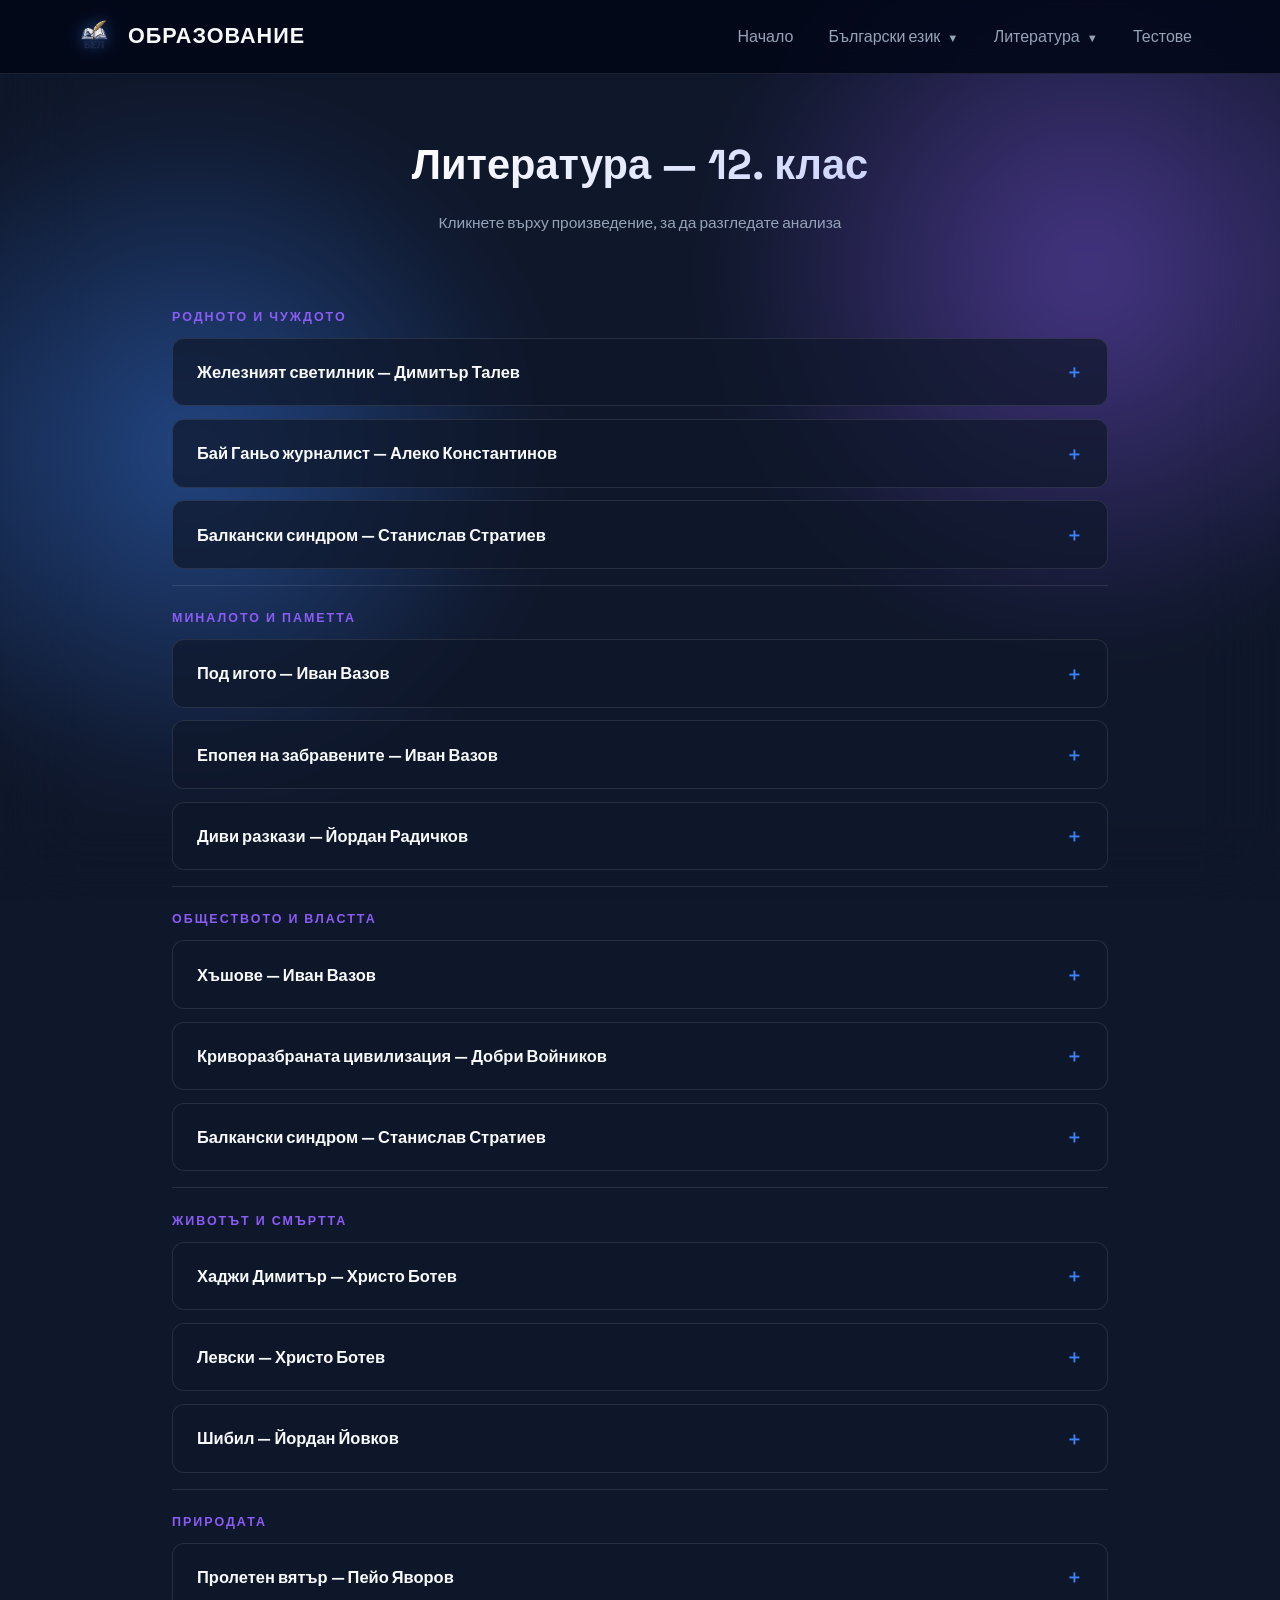
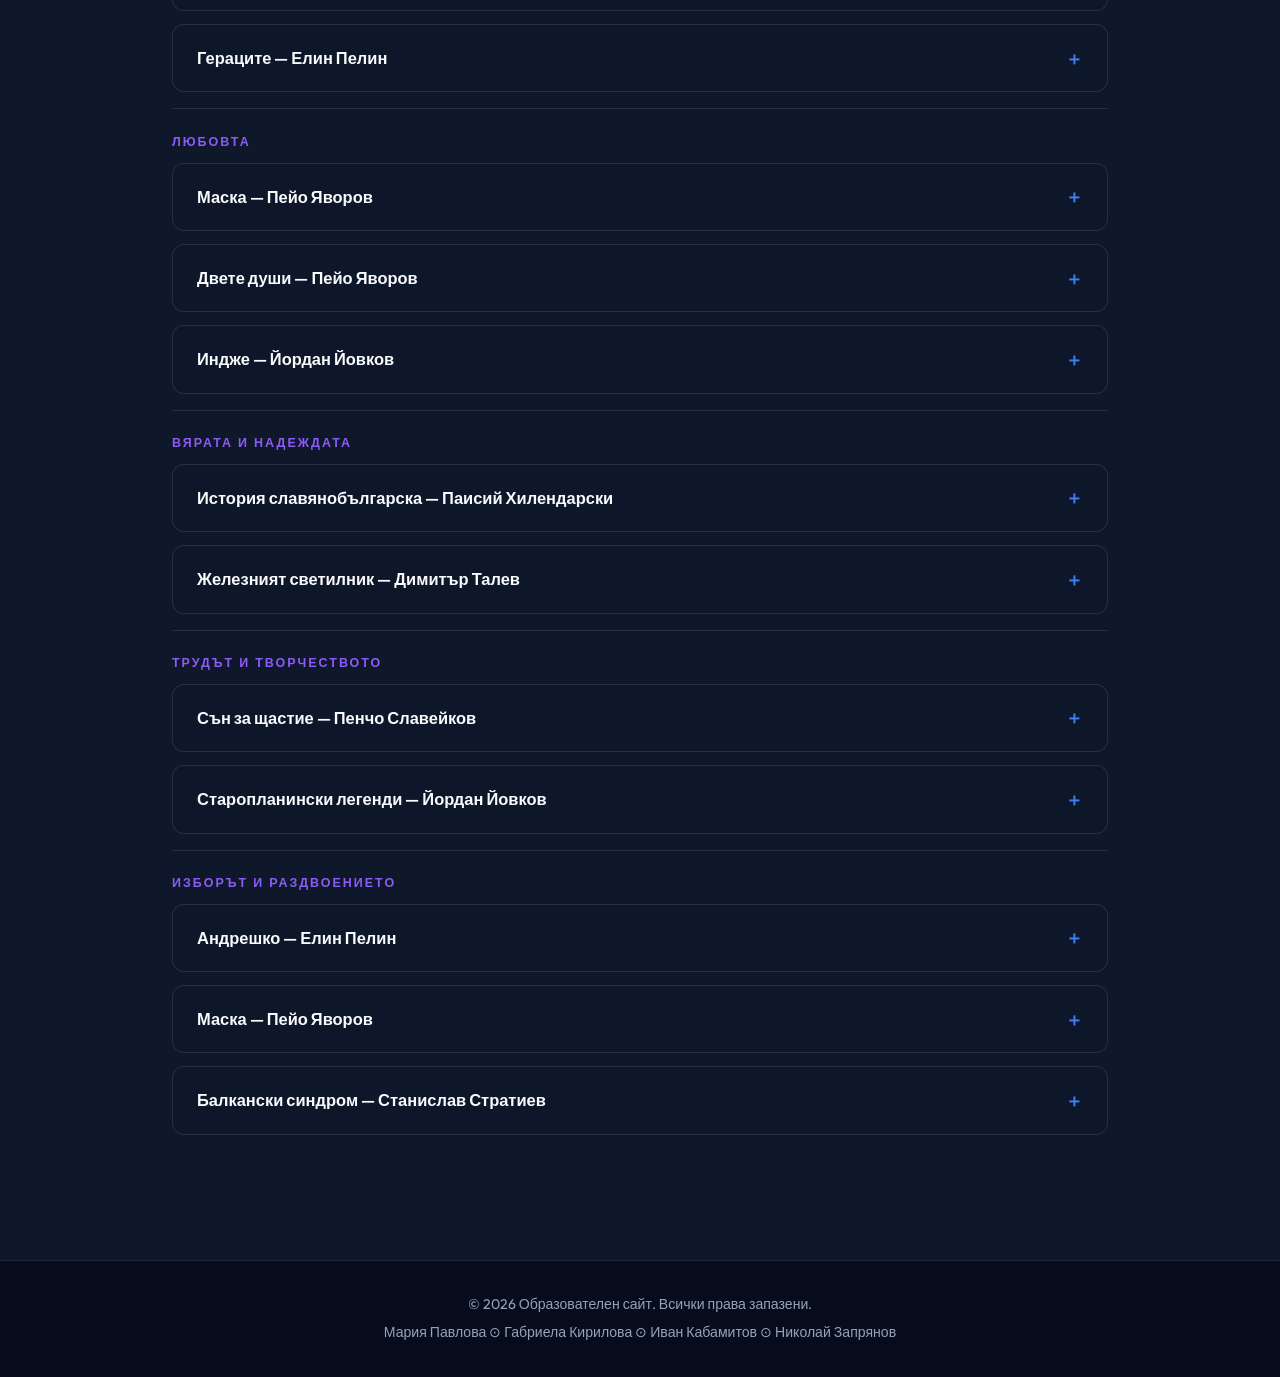
<file: lit/12.html>
<!DOCTYPE html>
<html lang="bg">
<head>
  <meta charset="UTF-8">
  <meta name="viewport" content="width=device-width, initial-scale=1.0">
  <title>Литература — 12. клас</title>
  <link rel="stylesheet" href="../style.css">
  <link href="https://fonts.googleapis.com/css2?family=Outfit:wght@300;400;500;600;700&family=Space+Grotesk:wght@600;700;800&display=swap" rel="stylesheet">
</head>
<body>

  <div class="bg-gradient"></div>
  <div class="glass-overlay"></div>

  <header>
    <nav class="navbar">
      <a href="../index.html" class="nav-logo">
        <img src="../ph/logo.png" alt="Лого">
        <span>ОБРАЗОВАНИЕ</span>
      </a>

      <ul class="nav-links">
        <li><a href="../index.html">Начало</a></li>

        <li>
          <button class="dropbtn">Български език <span class="chevron">▼</span></button>
          <div class="dropdown-menu">
            <a href="../bg/11.html">11. клас</a>
            <a href="../bg/12.html">12. клас</a>
          </div>
        </li>

        <li>
          <button class="dropbtn">Литература <span class="chevron">▼</span></button>
          <div class="dropdown-menu">
            <a href="11.html">11. клас</a>
            <a href="12.html" class="active">12. клас</a>
          </div>
        </li>

        <li><a href="../tests/index.html">Тестове</a></li>
      </ul>
    </nav>
  </header>

  <div class="page-wrapper">

    <div class="page-header">
      <h1>Литература — 12. клас</h1>
      <p>Кликнете върху произведение, за да разгледате анализа</p>
    </div>

    <div class="container">

      <!-- ===== РАЗДЕЛ: РОДНОТО И ЧУЖДОТО ===== -->
      <div class="razdel-label">Родното и чуждото</div>

      <details>
        <summary>Железният светилник — Димитър Талев</summary>
        <div class="accordion-body">
          <p class="placeholder">Тук добавете анализ на произведението.</p>
        </div>
      </details>

      <details>
        <summary>Бай Ганьо журналист — Алеко Константинов</summary>
        <div class="accordion-body">
          <p class="placeholder">Тук добавете анализ на произведението.</p>
        </div>
      </details>

      <details>
        <summary>Балкански синдром — Станислав Стратиев</summary>
        <div class="accordion-body">
          <p class="placeholder">Тук добавете анализ на произведението.</p>
        </div>
      </details>

      <!-- ===== РАЗДЕЛ: МИНАЛОТО И ПАМЕТТА ===== -->
      <div class="razdel-label">Миналото и паметта</div>

      <details>
        <summary>Под игото — Иван Вазов</summary>
        <div class="accordion-body">
          <p class="placeholder">Тук добавете анализ на произведението.</p>
        </div>
      </details>

      <details>
        <summary>Епопея на забравените — Иван Вазов</summary>
        <div class="accordion-body">
          <p class="placeholder">Тук добавете анализ на произведението.</p>
        </div>
      </details>

      <details>
        <summary>Диви разкази — Йордан Радичков</summary>
        <div class="accordion-body">
          <p class="placeholder">Тук добавете анализ на произведението.</p>
        </div>
      </details>

      <!-- ===== РАЗДЕЛ: ОБЩЕСТВОТО И ВЛАСТТА ===== -->
      <div class="razdel-label">Обществото и властта</div>

      <details>
        <summary>Хъшове — Иван Вазов</summary>
        <div class="accordion-body">
          <p class="placeholder">Тук добавете анализ на произведението.</p>
        </div>
      </details>

      <details>
        <summary>Криворазбраната цивилизация — Добри Войников</summary>
        <div class="accordion-body">
          <p class="placeholder">Тук добавете анализ на произведението.</p>
        </div>
      </details>

      <details>
        <summary>Балкански синдром — Станислав Стратиев</summary>
        <div class="accordion-body">
          <p class="placeholder">Тук добавете анализ на произведението.</p>
        </div>
      </details>

      <!-- ===== РАЗДЕЛ: ЖИВОТЪТ И СМЪРТТА ===== -->
      <div class="razdel-label">Животът и смъртта</div>

      <details>
        <summary>Хаджи Димитър — Христо Ботев</summary>
        <div class="accordion-body">
          <p class="placeholder">Тук добавете анализ на произведението.</p>
        </div>
      </details>

      <details>
        <summary>Левски — Христо Ботев</summary>
        <div class="accordion-body">
          <p class="placeholder">Тук добавете анализ на произведението.</p>
        </div>
      </details>

      <details>
        <summary>Шибил — Йордан Йовков</summary>
        <div class="accordion-body">
          <p class="placeholder">Тук добавете анализ на произведението.</p>
        </div>
      </details>

      <!-- ===== РАЗДЕЛ: ПРИРОДАТА ===== -->
      <div class="razdel-label">Природата</div>

      <details>
        <summary>Пролетен вятър — Пейо Яворов</summary>
        <div class="accordion-body">
          <p class="placeholder">Тук добавете анализ на произведението.</p>
        </div>
      </details>

      <details>
        <summary>Гераците — Елин Пелин</summary>
        <div class="accordion-body">
          <p class="placeholder">Тук добавете анализ на произведението.</p>
        </div>
      </details>

      <!-- ===== РАЗДЕЛ: ЛЮБОВТА ===== -->
      <div class="razdel-label">Любовта</div>

      <details>
        <summary>Маска — Пейо Яворов</summary>
        <div class="accordion-body">
          <p class="placeholder">Тук добавете анализ на произведението.</p>
        </div>
      </details>

      <details>
        <summary>Двете души — Пейо Яворов</summary>
        <div class="accordion-body">
          <p class="placeholder">Тук добавете анализ на произведението.</p>
        </div>
      </details>

      <details>
        <summary>Индже — Йордан Йовков</summary>
        <div class="accordion-body">
          <p class="placeholder">Тук добавете анализ на произведението.</p>
        </div>
      </details>

      <!-- ===== РАЗДЕЛ: ВЯРАТА И НАДЕЖДАТА ===== -->
      <div class="razdel-label">Вярата и надеждата</div>

      <details>
        <summary>История славянобългарска — Паисий Хилендарски</summary>
        <div class="accordion-body">
          <p class="placeholder">Тук добавете анализ на произведението.</p>
        </div>
      </details>

      <details>
        <summary>Железният светилник — Димитър Талев</summary>
        <div class="accordion-body">
          <p class="placeholder">Тук добавете анализ на произведението.</p>
        </div>
      </details>

      <!-- ===== РАЗДЕЛ: ТРУДЪТ И ТВОРЧЕСТВОТО ===== -->
      <div class="razdel-label">Трудът и творчеството</div>

      <details>
        <summary>Сън за щастие — Пенчо Славейков</summary>
        <div class="accordion-body">
          <p class="placeholder">Тук добавете анализ на произведението.</p>
        </div>
      </details>

      <details>
        <summary>Старопланински легенди — Йордан Йовков</summary>
        <div class="accordion-body">
          <p class="placeholder">Тук добавете анализ на произведението.</p>
        </div>
      </details>

      <!-- ===== РАЗДЕЛ: ИЗБОРЪТ И РАЗДВОЕНИЕТО ===== -->
      <div class="razdel-label">Изборът и раздвоението</div>

      <details>
        <summary>Андрешко — Елин Пелин</summary>
        <div class="accordion-body">
          <p class="placeholder">Тук добавете анализ на произведението.</p>
        </div>
      </details>

      <details>
        <summary>Маска — Пейо Яворов</summary>
        <div class="accordion-body">
          <p class="placeholder">Тук добавете анализ на произведението.</p>
        </div>
      </details>

      <details>
        <summary>Балкански синдром — Станислав Стратиев</summary>
        <div class="accordion-body">
          <p class="placeholder">Тук добавете анализ на произведението.</p>
        </div>
      </details>

    </div>
  </div>

  <footer>
    <p>© 2026 Образователен сайт. Всички права запазени.</p>
    <p>Мария Павлова &CircleDot; Габриела Кирилова &CircleDot; Иван Кабамитов &CircleDot; Николай Запрянов</p>
  </footer>

</body>
</html>
</file>
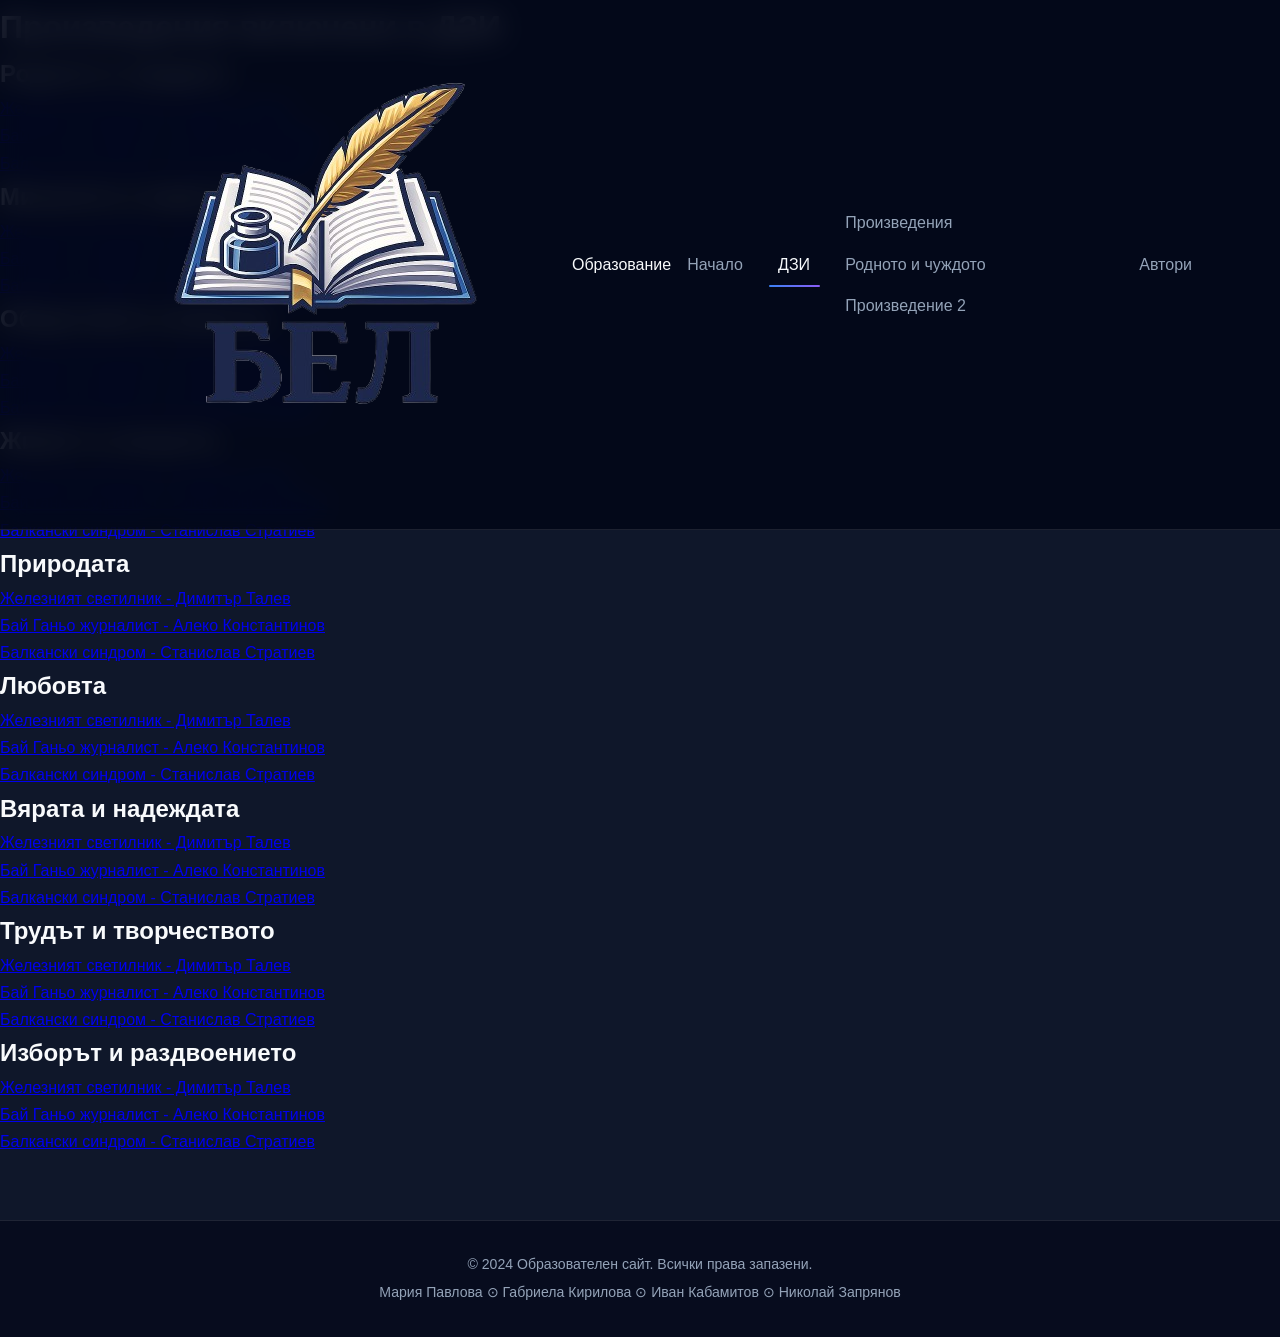
<file: lit/dzi.html>
<!DOCTYPE html>
<html lang="en">
<head>
    <meta charset="UTF-8">
    <meta name="viewport" content="width=device-width, initial-scale=1.0">
    <title>Document</title>
    <link rel="stylesheet" href="../style.css">
</head>
<body>
    <header>
        <nav class="navbar">
            <img src="../ph/logo.png" alt="Logo" class="nav-logo">
            <div class="nav-logo">Образование</div>
            <div class="nav-links">
                <a href="../sait.html">Начало</a>
                <a href="dzi.html" class="active">ДЗИ</a>
                <div class="dropdown">
                    <a href="../lit/proizvedeniq/rodnoto.html" class="dropbtn">Произведения</a>
                    <div class="dropdown-content">
                        <a href="../lit/proizvedeniq/rodnoto.html">Родното и чуждото</a>
                        <a href="../lit/proizvedeniq/proizvedenie2.html">Произведение 2</a>
                    </div>
                </div> 
                <a href="avtori/avtori.html">Автори</a>
            </div>
        </nav>
    </header>
    <h1 class="zaglavie">Произведения включени в ДЗИ</h1>
    <section class="proizvedeniq">
        <h2>Родното и чуждото</h2>
        <ul>
            <li><a href="proizvedeniq/rodnoto.html">Железният светилник - Димитър Талев</a></li>
            <li><a href="proizvedeniq/rodnoto.html">Бай Ганьо журналист - Алеко Константинов</a></li>
            <li><a href="proizvedeniq/rodnoto.html">Балкански синдром - Станислав Стратиев</a></li>
        </ul>
    </section>

    <section class="proizvedeniq">
        <h2>Миналото и паметта</h2>
        <ul>
            <li><a href="proizvedeniq/rodnoto.html">Железният светилник - Димитър Талев</a></li>
            <li><a href="proizvedeniq/rodnoto.html">Бай Ганьо журналист - Алеко Константинов</a></li>
            <li><a href="proizvedeniq/rodnoto.html">Балкански синдром - Станислав Стратиев</a></li>
        </ul>
    </section>

    <section class="proizvedeniq">
        <h2>Обществото и властта</h2>
        <ul>
            <li><a href="proizvedeniq/rodnoto.html">Железният светилник - Димитър Талев</a></li>
            <li><a href="proizvedeniq/rodnoto.html">Бай Ганьо журналист - Алеко Константинов</a></li>
            <li><a href="proizvedeniq/rodnoto.html">Балкански синдром - Станислав Стратиев</a></li>
        </ul>
    </section>

    <section class="proizvedeniq">
        <h2>Животт и смъртта</h2>
        <ul>
            <li><a href="proizvedeniq/rodnoto.html">Железният светилник - Димитър Талев</a></li>
            <li><a href="proizvedeniq/rodnoto.html">Бай Ганьо журналист - Алеко Константинов</a></li>
            <li><a href="proizvedeniq/rodnoto.html">Балкански синдром - Станислав Стратиев</a></li>
        </ul>
    </section>
        
    <section class="proizvedeniq">
        <h2>Природата</h2>
        <ul>
            <li><a href="proizvedeniq/rodnoto.html">Железният светилник - Димитър Талев</a></li>
            <li><a href="proizvedeniq/rodnoto.html">Бай Ганьо журналист - Алеко Константинов</a></li>
            <li><a href="proizvedeniq/rodnoto.html">Балкански синдром - Станислав Стратиев</a></li>
        </ul>
    </section>

    <section class="proizvedeniq">
        <h2>Любовта</h2>
        <ul>
            <li><a href="proizvedeniq/rodnoto.html">Железният светилник - Димитър Талев</a></li>
            <li><a href="proizvedeniq/rodnoto.html">Бай Ганьо журналист - Алеко Константинов</a></li>
            <li><a href="proizvedeniq/rodnoto.html">Балкански синдром - Станислав Стратиев</a></li>
        </ul>
    </section>

    <section class="proizvedeniq">
        <h2>Вярата и надеждата</h2>
        <ul>
            <li><a href="proizvedeniq/rodnoto.html">Железният светилник - Димитър Талев</a></li>
            <li><a href="proizvedeniq/rodnoto.html">Бай Ганьо журналист - Алеко Константинов</a></li>
            <li><a href="proizvedeniq/rodnoto.html">Балкански синдром - Станислав Стратиев</a></li>
        </ul>
    </section>

    <section class="proizvedeniq">
        <h2>Трудът и творчеството</h2>
        <ul>
            <li><a href="proizvedeniq/rodnoto.html">Железният светилник - Димитър Талев</a></li>
            <li><a href="proizvedeniq/rodnoto.html">Бай Ганьо журналист - Алеко Константинов</a></li>
            <li><a href="proizvedeniq/rodnoto.html">Балкански синдром - Станислав Стратиев</a></li>
        </ul>
    </section>

    <section class="proizvedeniq">
        <h2>Изборът и раздвоението</h2>
        <ul>
            <li><a href="proizvedeniq/rodnoto.html">Железният светилник - Димитър Талев</a></li>
            <li><a href="proizvedeniq/rodnoto.html">Бай Ганьо журналист - Алеко Константинов</a></li>
            <li><a href="proizvedeniq/rodnoto.html">Балкански синдром - Станислав Стратиев</a></li>
        </ul>
    </section>

    <footer>
        <p>&copy; 2024 Образователен сайт. Всички права запазени.</p>
        <p>Мария Павлова &CircleDot; Габриела Кирилова &CircleDot; Иван Кабамитов &CircleDot; Николай Запрянов</p>
    </footer>
</body>
</html>
</file>
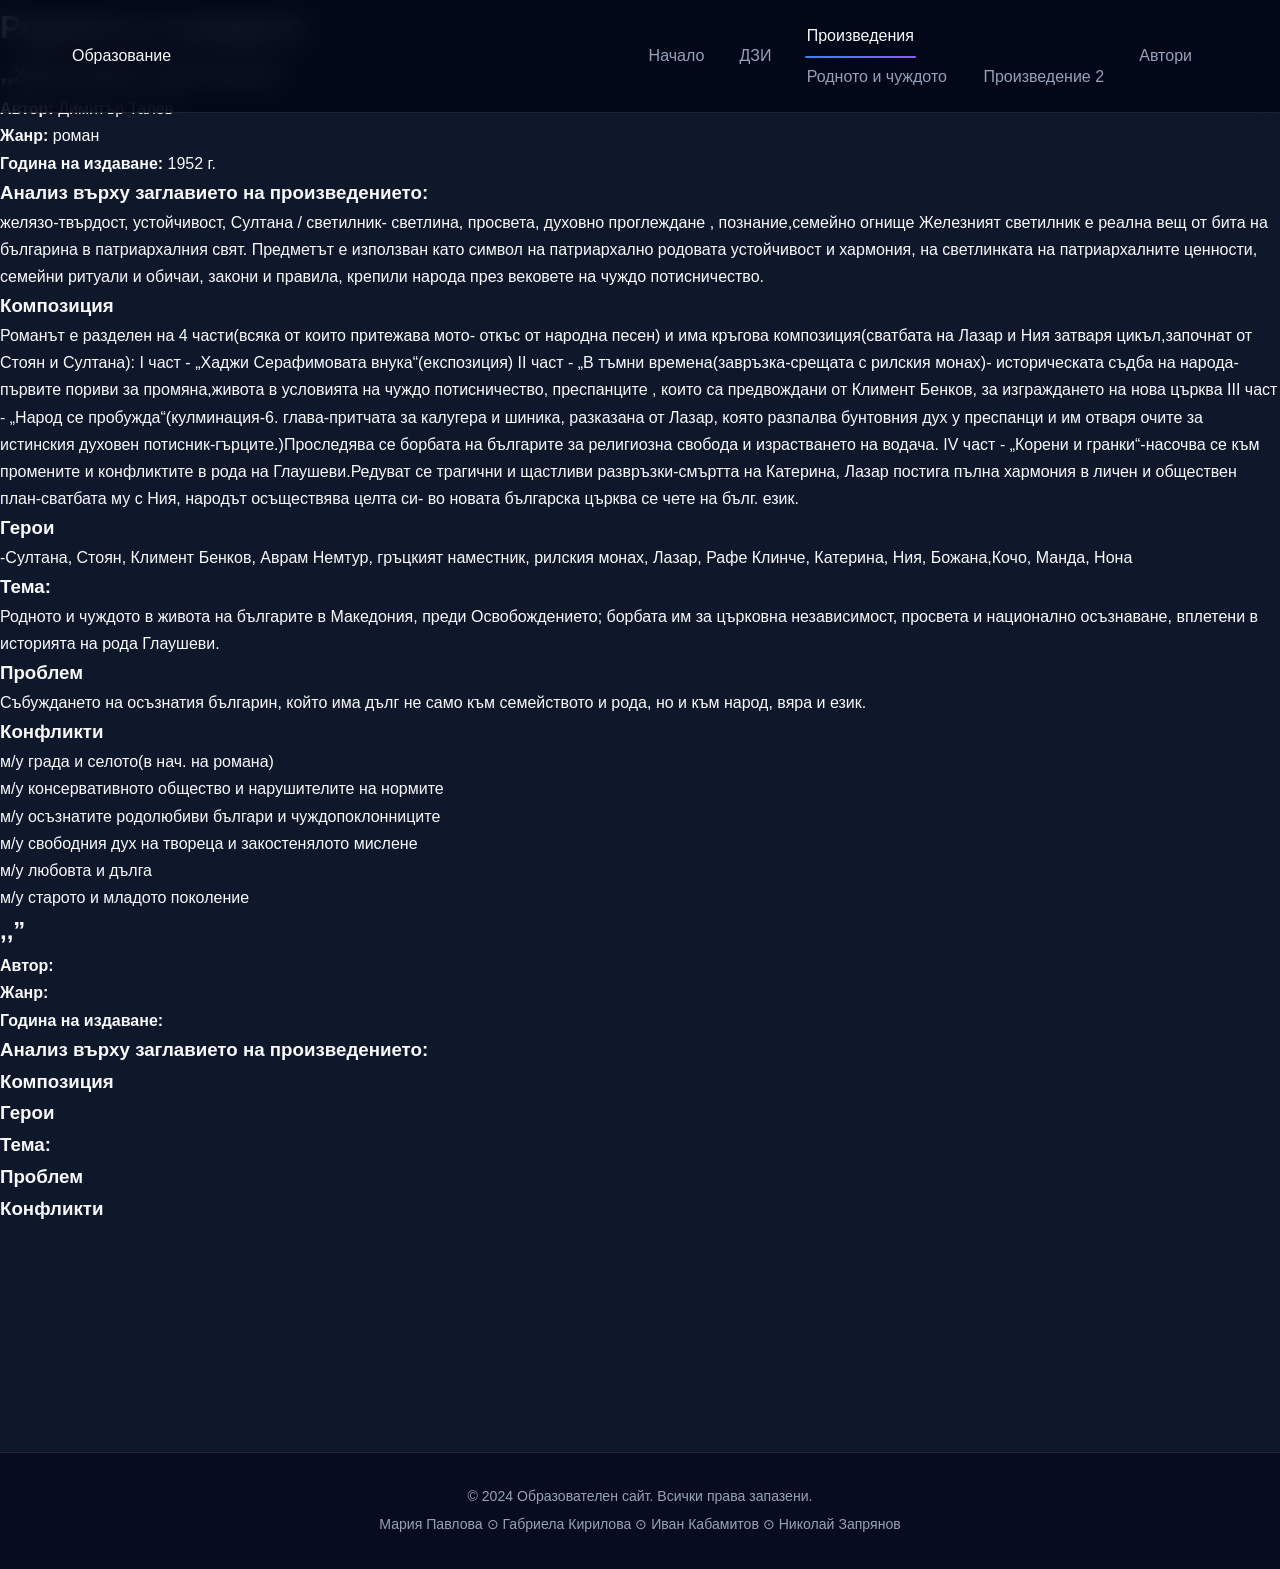
<file: lit/proizvedeniq.html>
<!DOCTYPE html>
<html lang="en">
<head>
    <meta charset="UTF-8">
    <meta name="viewport" content="width=device-width, initial-scale=1.0">
    <title>Document</title>
    <link rel="stylesheet" href="../style.css">
</head>
<body>
    <header>
        <nav class="navbar">
            <div class="nav-logo">Образование</div>
            <div class="nav-links">
                <a href="../sait.html">Начало</a>
                <a href="dzi.html">ДЗИ</a>
                <div class="dropdown">
                    <a href="../lit/proizvedeniq/rodnoto.html" class="dropbtn active">Произведения</a>
                    <div class="dropdown-content">
                        <a href="../lit/proizvedeniq/rodnoto.html">Родното и чуждото</a>
                        <a href="../lit/proizvedeniq/proizvedenie2.html">Произведение 2</a>
                    </div>
                </div>    
                <a href="avtori/avtori.html">Автори</a>
            </div>
        </nav>
    </header>

    <h1 class="zaglavie">Родното и чуждото</h1>

    <section class="proizvedenie">
        <h2>,,Железният светилник”</h2>
        <p><b>Автор:</b> Димитър Талев</p>
        <p><b>Жанр:</b> роман</p>
        <p><b>Година на издаване:</b> 1952 г.</p>
        <h3>Анализ върху заглавието на произведението:</h3>
        <p>желязо-твърдост, устойчивост, Султана / светилник-
светлина, просвета, духовно проглеждане , познание,семейно огнище
Железният светилник е реална вещ от бита на българина в
патриархалния свят. Предметът е използван като символ на
патриархално родовата устойчивост и хармония, на светлинката
на патриархалните ценности, семейни ритуали и обичаи, закони
и правила, крепили народа през вековете на чуждо
потисничество.
</p>
        <h3>Композиция</h3>
        <p>Романът е разделен на 4 части(всяка от които притежава мото-
откъс от народна песен) и има кръгова композиция(сватбата на Лазар и Ния затваря цикъл,започнат от Стоян и Султана):
I част - „Хаджи Серафимовата внука“(експозиция)
II част - „В тъмни времена(завръзка-срещата с рилския монах)-
историческата съдба на народа-първите пориви за
промяна,живота в условията на чуждо потисничество,
преспанците , които са предвождани от Климент Бенков, за
изграждането на нова църква
III част - „Народ се пробужда“(кулминация-6. глава-притчата за
калугера и шиника, разказана от Лазар, която разпалва бунтовния
дух у преспанци и им отваря очите за истинския духовен
потисник-гърците.)Проследява се борбата на българите за
религиозна свобода и израстването на водача.
IV част - „Корени и гранки“-насочва се към промените и
конфликтите в рода на Глаушеви.Редуват се трагични и щастливи
развръзки-смъртта на Катерина, Лазар постига пълна хармония в
личен и обществен план-сватбата му с Ния, народът осъществява
целта си- во новата българска църква се чете на бълг. език.
</p>
        <h3>Герои</h3>
        <p>-Султана, Стоян, Климент Бенков,
Аврам Немтур, гръцкият
наместник, рилския монах, Лазар,
Рафе Клинче, Катерина, Ния,
Божана,Кочо, Манда, Нона
</p>
        <h3>Тема:</h3>
        <p>Родното и чуждото в живота на българите
в Македония, преди Освобождението; борбата
им за църковна независимост, просвета и
национално осъзнаване, вплетени в историята
на рода Глаушеви.
</p>
        <h3>Проблем</h3>
        <p>Събуждането на осъзнатия българин,
който има дълг не само към семейството и рода,
но и към народ, вяра и език.
</p>
        <h3>Конфликти</h3>
        <ul>
           <li>м/у града и селото(в нач. на романа)</li>
           <li>м/у консервативното общество и
нарушителите на нормите</li>
           <li>м/у осъзнатите родолюбиви българи и
чуждопоклонниците</li>
           <li>м/у свободния дух на твореца и
закостенялото мислене</li>
           <li>м/у любовта и дълга</li>
           <li>м/у старото и младото поколение</li>
        </ul>

    </section>

    <section class="proizvedenie">
        <h2>,,”</h2>
        <p><b>Автор:</b> </p>
        <p><b>Жанр:</b> </p>
        <p><b>Година на издаване:</b></p>
        <h3>Анализ върху заглавието на произведението:  </h3>
        <p></p>
        <h3>Композиция</h3>
        <p></p>
        <h3>Герои</h3>
        <p></p>
        <h3>Тема:</h3>
        <p></p>
        <h3>Проблем</h3>
        <p></p>
        <h3>Конфликти</h3>
        <ul>
           <li></li>
           <li></li>
           <li></li>
           <li></li>
           <li></li>
           <li></li>
        </ul>

    </section>

    <footer>
        <p>&copy; 2024 Образователен сайт. Всички права запазени.</p>
        <p>Мария Павлова &CircleDot; Габриела Кирилова &CircleDot; Иван Кабамитов &CircleDot; Николай Запрянов</p>
</body>
</html>
</file>
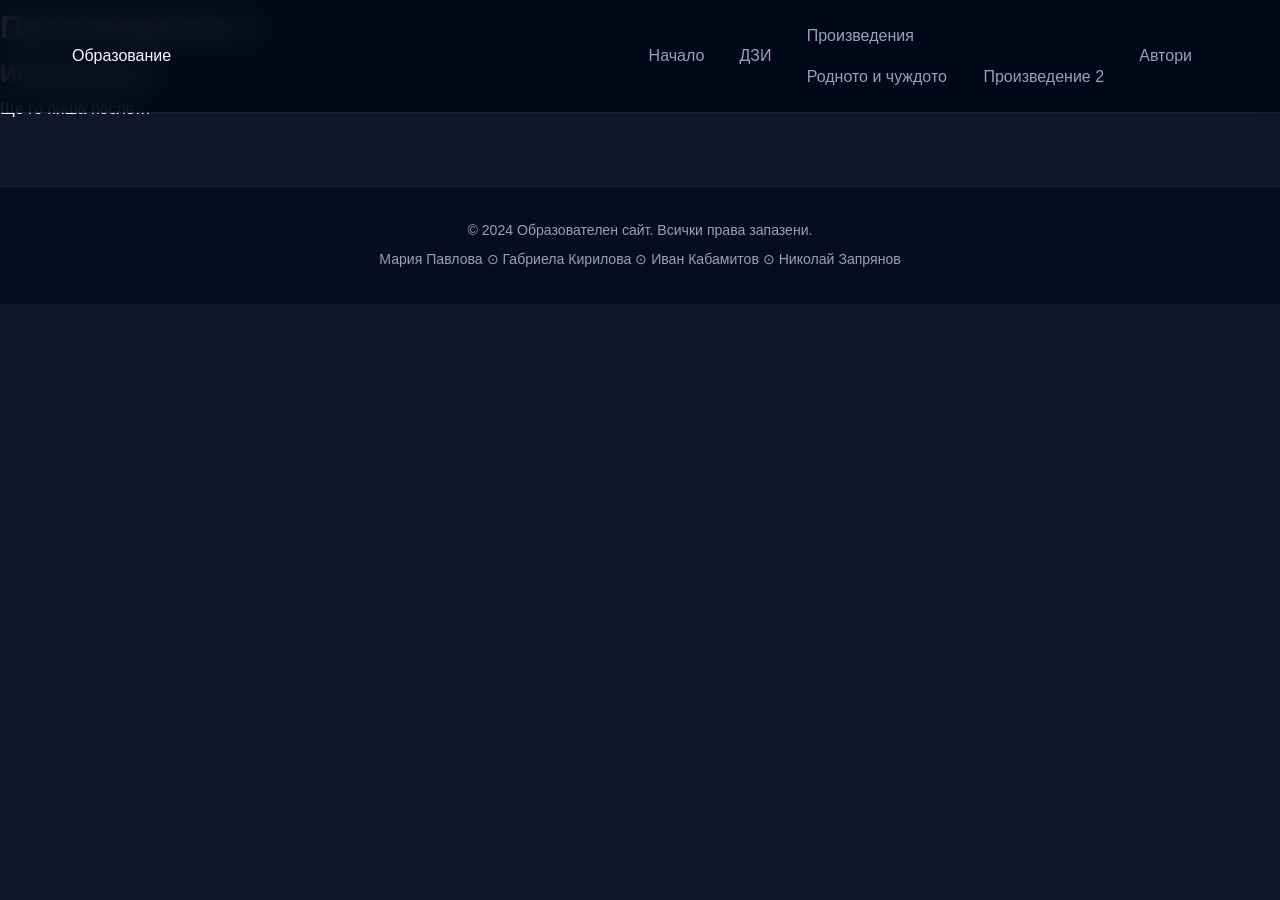
<file: lit/proizvedeniq/proizvedenie2.html>
<!DOCTYPE html>
<html lang="en">
<head>
    <meta charset="UTF-8">
    <meta name="viewport" content="width=device-width, initial-scale=1.0">
    <title>Document</title>
    <link rel="stylesheet" href="../../style.css">
</head>
<body>
    <header>
        <nav class="navbar">
    <div class="nav-logo">Образование</div>
    <div class="nav-links">
        <a href="../../sait.html">Начало</a>
        <a href="../dzi.html">ДЗИ</a>
        <div class="dropdown">
            <a href="../proizvedeniq/rodnoto.html" class="dropbtn">Произведения</a>
            <div class="dropdown-content">
                <a href="../proizvedeniq/rodnoto.html">Родното и чуждото</a>
                <a href="../proizvedeniq/proizvedenie2.html">Произведение 2</a>
            </div>
        </div> 
        <a href="../avtori/avtori.html">Автори</a>
    </div>
</nav>
    </header>
    <h1 class="zaglavie">Произведение 2</h1>

    <section class="proizvedenie">
        <h2>Информация</h2>
        <p>Ще го пиша после…</p>
    </section>

    <footer>
        <p>&copy; 2024 Образователен сайт. Всички права запазени.</p>
        <p>Мария Павлова &CircleDot; Габриела Кирилова &CircleDot; Иван Кабамитов &CircleDot; Николай Запрянов</p>
</body>
</html>
</file>
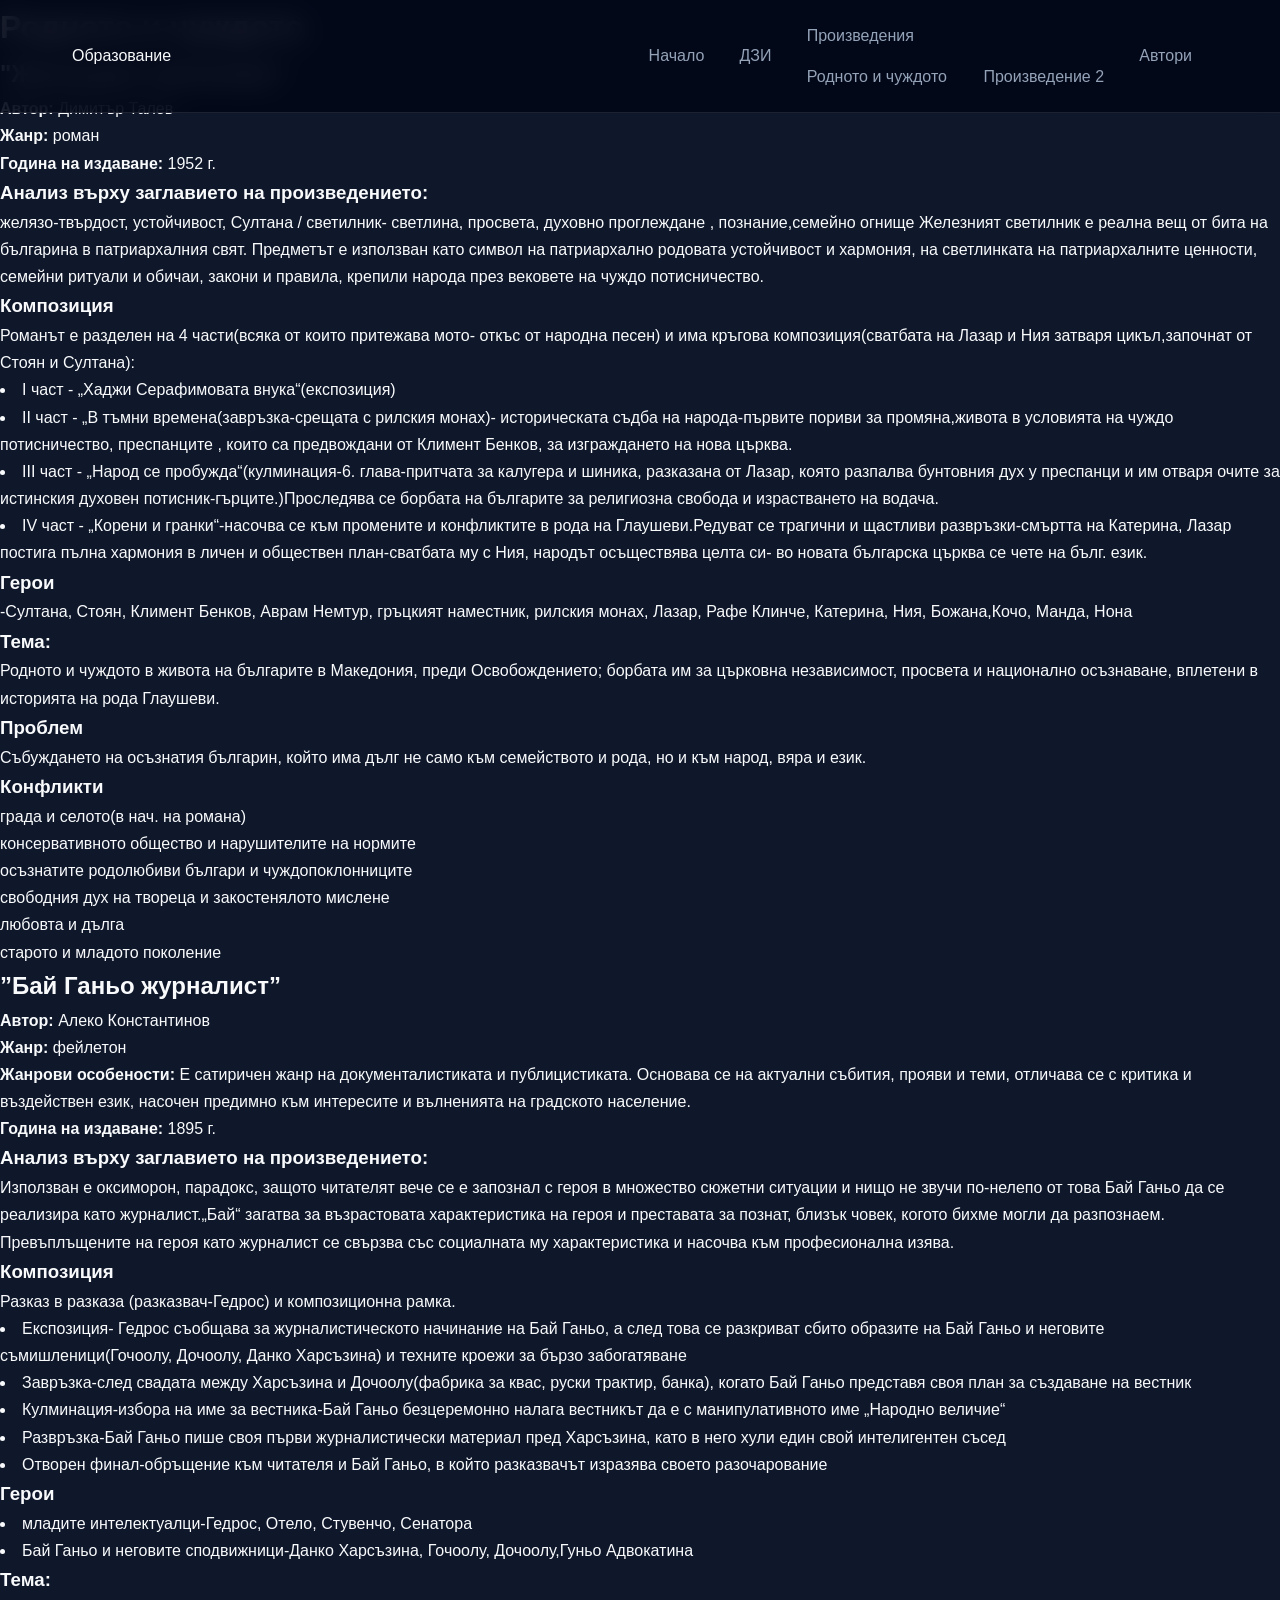
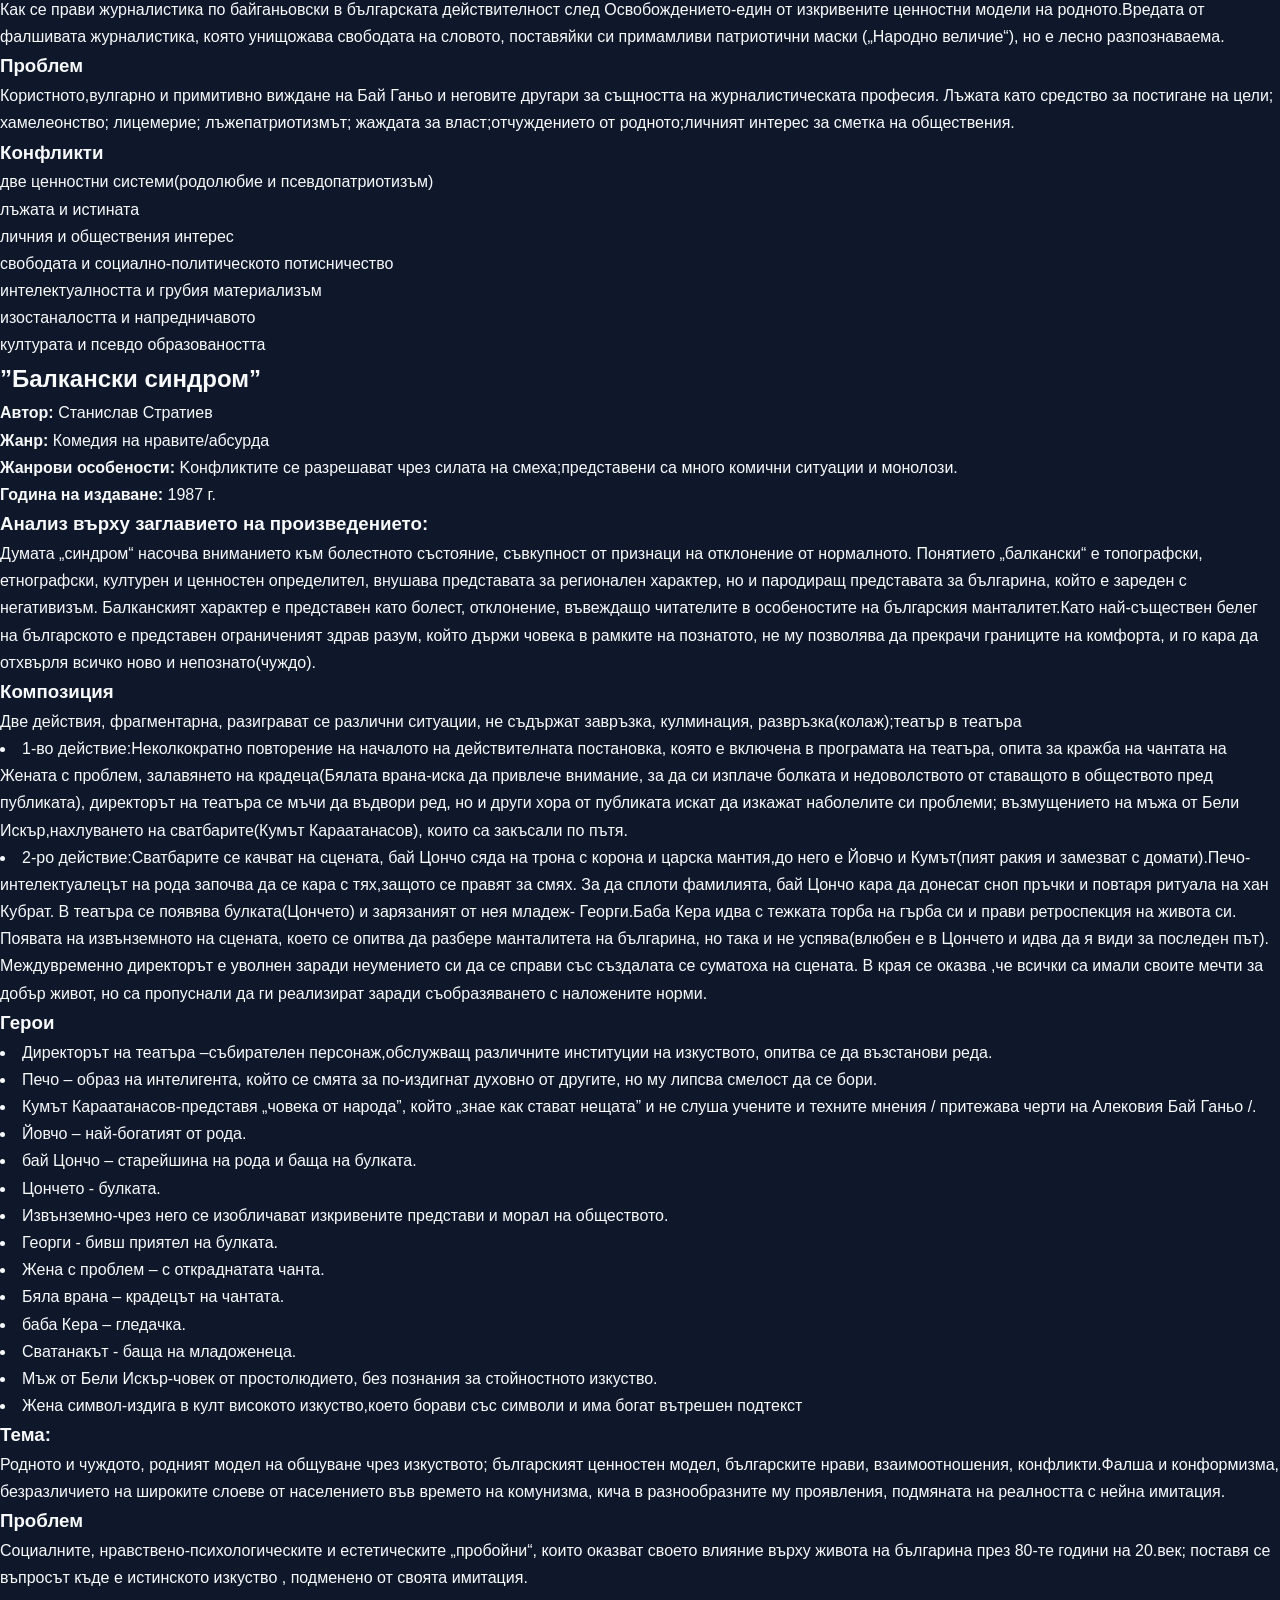
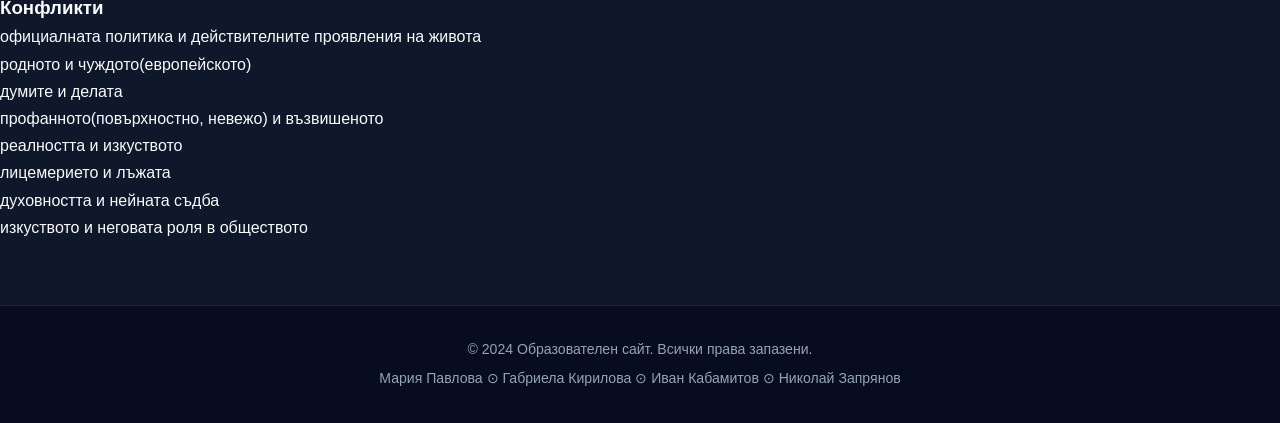
<file: lit/proizvedeniq/rodnoto.html>
<!DOCTYPE html>
<html lang="en">
<head>
    <meta charset="UTF-8">
    <meta name="viewport" content="width=device-width, initial-scale=1.0">
    <title>Document</title>
    <link rel="stylesheet" href="../../style.css">
</head>
<body>
    <header>
        <nav class="navbar">
    <div class="nav-logo">Образование</div>
    <div class="nav-links">
        <a href="../../sait.html">Начало</a>
        <a href="../dzi.html">ДЗИ</a>
        <div class="dropdown">
            <a href="../proizvedeniq/rodnoto.html" class="dropbtn">Произведения</a>
            <div class="dropdown-content">
                <a href="../proizvedeniq/rodnoto.html">Родното и чуждото</a>
                <a href="../proizvedeniq/proizvedenie2.html">Произведение 2</a>
            </div>
        </div>    
        <a href="../avtori/avtori.html">Автори</a>
    </div>
</nav>
    </header>
    <h1 class="zaglavie">Родното и чуждото</h1>


    <section class="proizvedenie">
        <h2>"Железният светилник”</h2>
        <p><b>Автор:</b> Димитър Талев</p>
        <p><b>Жанр:</b> роман</p>
        <p><b>Година на издаване:</b> 1952 г.</p>
        <h3>Анализ върху заглавието на произведението:</h3>
        <p>желязо-твърдост, устойчивост, Султана / светилник-
светлина, просвета, духовно проглеждане , познание,семейно огнище
Железният светилник е реална вещ от бита на българина в
патриархалния свят. Предметът е използван като символ на
патриархално родовата устойчивост и хармония, на светлинката
на патриархалните ценности, семейни ритуали и обичаи, закони
и правила, крепили народа през вековете на чуждо
потисничество.
</p>
        <h3>Композиция</h3>
        <p>Романът е разделен на 4 части(всяка от които притежава мото-
откъс от народна песен) и има кръгова композиция(сватбата на Лазар и Ния затваря цикъл,започнат от Стоян и Султана):</p>
 <li>I част - „Хаджи Серафимовата внука“(експозиция)</li>
 <li>II част - „В тъмни времена(завръзка-срещата с рилския монах)-
историческата съдба на народа-първите пориви за
промяна,живота в условията на чуждо потисничество,
преспанците , които са предвождани от Климент Бенков, за
изграждането на нова църква.</li>
<li>III част - „Народ се пробужда“(кулминация-6. глава-притчата за
    калугера и шиника, разказана от Лазар, която разпалва бунтовния
    дух у преспанци и им отваря очите за истинския духовен
    потисник-гърците.)Проследява се борбата на българите за
    религиозна свобода и израстването на водача.</li>
<li>IV част - „Корени и гранки“-насочва се към промените и
    конфликтите в рода на Глаушеви.Редуват се трагични и щастливи
    развръзки-смъртта на Катерина, Лазар постига пълна хармония в
    личен и обществен план-сватбата му с Ния, народът осъществява
    целта си- во новата българска църква се чете на бълг. език.</li>

        <h3>Герои</h3>
        <p>-Султана, Стоян, Климент Бенков,
Аврам Немтур, гръцкият
наместник, рилския монах, Лазар,
Рафе Клинче, Катерина, Ния,
Божана,Кочо, Манда, Нона
</p>
        <h3>Тема:</h3>
        <p>Родното и чуждото в живота на българите
в Македония, преди Освобождението; борбата
им за църковна независимост, просвета и
национално осъзнаване, вплетени в историята
на рода Глаушеви.
</p>
        <h3>Проблем</h3>
        <p>Събуждането на осъзнатия българин,
който има дълг не само към семейството и рода,
но и към народ, вяра и език.
</p>
        <h3>Конфликти</h3>
        <ul>
           <li>града и селото(в нач. на романа)</li>
           <li>консервативното общество и
нарушителите на нормите</li>
           <li>осъзнатите родолюбиви българи и
чуждопоклонниците</li>
           <li>свободния дух на твореца и
закостенялото мислене</li>
           <li>любовта и дълга</li>
           <li>старото и младото поколение</li>
        </ul>

    </section>

    <section class="proizvedenie">
        <h2>”Бай Ганьо журналист”</h2>
        <p><b>Автор:</b> Алеко Константинов</p>
        <p><b>Жанр:</b> фейлетон </p>
        <p><b>Жанрови особености:</b> Е сатиричен жанр на документалистиката и публицистиката. Основава се на актуални събития, прояви и теми, отличава се с критика и въздействен език, насочен предимно към интересите и вълненията на градското население.</p>
        <p><b>Година на издаване:</b> 1895 г.</p>
        <h3>Анализ върху заглавието на произведението:</h3>
        <p> Използван е оксиморон, парадокс, защото читателят вече се е
            запознал с героя в множество сюжетни ситуации и нищо не звучи
            по-нелепо от това Бай Ганьо да се реализира като журналист.„Бай“
            загатва за възрастовата характеристика на героя и преставата за
            познат, близък човек, когото бихме могли да разпознаем.
            Превъплъщените на героя като журналист се свързва със
            социалната му характеристика и насочва към професионална изява.
            </p>
        <h3>Композиция</h3>
        <p>Разказ в разказа (разказвач-Гедрос) и композиционна рамка.
        </p>
 <li>Експозиция- Гедрос съобщава за журналистическото начинание на Бай Ганьо, а след това се разкриват сбито образите на Бай Ганьо и
    неговите съмишленици(Гочоолу, Дочоолу, Данко Харсъзина) и техните кроежи за бързо забогатяване
    </li>
 <li>Завръзка-след свадата между Харсъзина и Дочоолу(фабрика за
    квас, руски трактир, банка), когато Бай Ганьо представя своя план за
    създаване на вестник
    </li>
<li>Кулминация-избора на име за вестника-Бай Ганьо безцеремонно
    налага вестникът да е с манипулативното име „Народно величие“
    </li>
<li>Развръзка-Бай Ганьо пише своя първи журналистически материал пред Харсъзина, като в него хули един свой интелигентен съсед
</li>
<li>Oтворен финал-обръщение към читателя и Бай Ганьо, в който
    разказвачът изразява своето разочарование
    </li>

        <h3>Герои</h3>
       <li>младите интелектуалци-Гедрос,
        Отело, Стувенчо, Сенатора
        </li>
        <li>Бай Ганьо и неговите
            сподвижници-Данко Харсъзина,
            Гочоолу, Дочоолу,Гуньо
            Адвокатина
            </li>
        <h3>Тема:</h3>
        <p>Как се прави журналистика по байганьовски в българската
            действителност след Освобождението-един от изкривените
            ценностни модели на родното.Вредата от фалшивата
            журналистика, която унищожава свободата на словото, поставяйки
            си примамливи патриотични маски („Народно величие“), но е
            лесно разпознаваема.
            
</p>
        <h3>Проблем</h3>
        <p>Користното,вулгарно и примитивно виждане на Бай
            Ганьо и неговите другари за същността на журналистическата
            професия. Лъжата като средство за постигане на цели;
            хамелеонство; лицемерие; лъжепатриотизмът; жаждата за
            власт;отчуждението от родното;личният интерес за сметка на
            обществения.            
</p>
        <h3>Конфликти</h3>
        <ul>
           <li>две ценностни системи(родолюбие и
            псевдопатриотизъм)</li>
           <li>лъжата и истината</li>
           <li>личния и обществения интерес</li>
           <li>свободата и социално-политическото
            потисничество</li>
           <li>интелектуалността и грубия
            материализъм</li>
           <li>изостаналостта и напредничавото</li>
           <li>културата и псевдо образоваността</li>
        </ul>

    </section>

    <section class="proizvedenie">
        <h2>”Балкански синдром”</h2>
        <p><b>Автор:</b> Станислав Стратиев </p>
        <p><b>Жанр:</b> Комедия на нравите/абсурда </p>
        <p><b>Жанрови особености:</b> Kонфликтите се разрешават
            чрез силата на
            смеха;представени са много комични ситуации и монолози.</p>
        <p><b>Година на издаване:</b> 1987 г.</p>
        <h3>Анализ върху заглавието на произведението:</h3>
        <p> Думата „синдром“ насочва вниманието към болестното състояние,
            съвкупност от признаци на отклонение от нормалното. Понятието
            „балкански“ е топографски, етнографски, културен и ценностен
            определител, внушава представата за регионален характер, но и пародиращ представата за българина, който е зареден с негативизъм.
            Балканският характер е представен като болест, отклонение, въвеждащо
            читателите в особеностите на българския манталитет.Като най-съществен белег
            на българското е представен ограниченият здрав разум, който държи човека в
            рамките на познатото, не му позволява да прекрачи границите на комфорта, и го
            кара да отхвърля всичко ново и непознато(чуждо).
            </p>
        <h3>Композиция</h3>
        <p>Две действия, фрагментарна, разиграват се различни ситуации, не съдържат
            завръзка, кулминация, развръзка(колаж);театър в театъра
            </p>
 <li>1-во действие:Неколкократно повторение на началото на действителната
    постановка, която е включена в програмата на театъра, опита за кражба на чантата
    на Жената с проблем, залавянето на крадеца(Бялата врана-иска да привлече
    внимание, за да си изплаче болката и недоволството от ставащото в обществото
    пред публиката), директорът на театъра се мъчи да въдвори ред, но и други хора от
    публиката искат да изкажат наболелите си проблеми; възмущението на мъжа от
    Бели Искър,нахлуването на сватбарите(Кумът Караатанасов), които са закъсали по
    пътя.
    </li>
 <li>2-ро действие:Сватбарите се качват на сцената, бай Цончо сяда на трона с корона и
    царска мантия,до него е Йовчо и Кумът(пият ракия и замезват с домати).Печо-
    интелектуалецът на рода започва да се кара с тях,защото се правят за смях. За да
    сплоти фамилията, бай Цончо кара да донесат сноп пръчки и повтаря ритуала на хан
    Кубрат. В театъра се появява булката(Цончето) и зарязаният от нея младеж-
    Георги.Баба Кера идва с тежката торба на гърба си и прави ретроспекция на живота
    си. Появата на извънземното на сцената, което се опитва да разбере манталитета на
    българина, но така и не успява(влюбен е в Цончето и идва да я види за последен
    път). Междувременно директорът е уволнен заради неумението си да се справи със
    създалата се суматоха на сцената. В края се оказва ,че всички са имали своите мечти
    за добър живот, но са пропуснали да ги реализират заради съобразяването с
    наложените норми.
    </li>
    

        <h3>Герои</h3>
       <li>Директорът на театъра –събирателен персонаж,обслужващ различните институции на изкуството, опитва се да възстанови реда.</li>
        <li>Печо – образ на интелигента, който се смята за по-издигнат духовно от другите, но му липсва смелост да се бори.</li>
        <li>Кумът Караатанасов-представя „човека от народа”, който „знае как стават нещата” и не слуша учените и техните
            мнения / притежава черти на Алековия Бай Ганьо /. 
        </li>
        <li>Йовчо – най-богатият от рода.</li>
        <li>бай Цончо – старейшина на рода и баща на булката.</li>
        <li>Цончето - булката.</li>
        <li>Извънземно-чрез него се изобличават
            изкривените представи и морал на обществото.</li>
        <li>Георги - бивш приятел на булката.</li>
        <li>Жена с проблем – с откраднатата чанта.</li>
        <li>Бяла врана – крадецът на чантата.</li>
        <li> баба Кера – гледачка.</li>
        <li>Сватанакът - баща на младоженеца.</li>
        <li>Мъж от Бели Искър-човек от простолюдието, без познания за стойностното изкуство.</li>
        <li>Жена символ-издига в култ
            високото изкуство,което борави със символи и има богат вътрешен подтекст</li>
        <h3>Тема:</h3>
        <p>Родното и чуждото, родният модел на общуване чрез
            изкуството; българският ценностен модел, българските нрави,
            взаимоотношения, конфликти.Фалша и конформизма,
            безразличието на широките слоеве от населението във времето на комунизма, кича в разнообразните му проявления, подмяната на реалността с нейна имитация.
            </p>
        <h3>Проблем</h3>
        <p>Социалните, нравствено-психологическите и
            естетическите „пробойни“, които оказват своето влияние върху
            живота на българина през 80-те години на 20.век; поставя се
            въпросът къде е истинското изкуство , подменено от своята
            имитация.
            </p>
        <h3>Конфликти</h3>
        <ul>
           <li>официалната политика и действителните
            проявления на живота</li>
           <li>родното и чуждото(европейското)</li>
           <li> думите и делата</li>
           <li>профанното(повърхностно, невежо) и възвишеното
            </li>
           <li>реалността и изкуството</li>
           <li>лицемерието и лъжата</li>
           <li>духовността и нейната съдба</li>
           <li>изкуството и неговата роля в обществото </li>
        </ul>

    </section>
    <footer>
        <p>&copy; 2024 Образователен сайт. Всички права запазени.</p>
        <p>Мария Павлова &CircleDot; Габриела Кирилова &CircleDot; Иван Кабамитов &CircleDot; Николай Запрянов</p>
    </footer>
</body>
</html>
</file>
<file: style.css>
/* ===== CSS VARIABLES — Portfolio theme ===== */
:root {
  --bg-dark: #0f172a;
  --bg-darker: #020617;
  --primary: #3b82f6;
  --primary-glow: rgba(59, 130, 246, 0.45);
  --secondary: #8b5cf6;
  --secondary-glow: rgba(139, 92, 246, 0.45);
  --text-main: #f8fafc;
  --text-muted: #94a3b8;
  --glass-bg: rgba(30, 41, 59, 0.75);
  --glass-border: rgba(255, 255, 255, 0.1);
  --card-bg: rgba(15, 23, 42, 0.7);
  --transition: all 0.3s cubic-bezier(0.4, 0, 0.2, 1);
}

/* ===== RESET ===== */
* {
  margin: 0;
  padding: 0;
  box-sizing: border-box;
}

html { scroll-behavior: smooth; }

body {
  font-family: 'Outfit', sans-serif;
  background-color: var(--bg-dark);
  color: var(--text-main);
  line-height: 1.7;
  overflow-x: hidden;
  min-height: 100vh;
}

/* ===== BACKGROUND GRADIENT (fixed, behind everything) ===== */
.bg-gradient {
  position: fixed;
  inset: 0;
  background:
    radial-gradient(circle at 15% 50%, var(--primary-glow), transparent 30%),
    radial-gradient(circle at 85% 30%, var(--secondary-glow), transparent 30%);
  z-index: -2;
  pointer-events: none;
}

.glass-overlay {
  position: fixed;
  inset: 0;
  backdrop-filter: blur(40px);
  -webkit-backdrop-filter: blur(40px);
  z-index: -1;
  pointer-events: none;
}

/* ===== NAVBAR ===== */
header {
  position: fixed;
  top: 0;
  width: 100%;
  z-index: 1000;
  background: rgba(2, 6, 23, 0.85);
  backdrop-filter: blur(14px);
  -webkit-backdrop-filter: blur(14px);
  border-bottom: 1px solid var(--glass-border);
}

.navbar {
  max-width: 1200px;
  margin: 0 auto;
  padding: 0.9rem 2rem;
  display: flex;
  justify-content: space-between;
  align-items: center;
}

/* Logo */
.nav-logo {
  display: flex;
  align-items: center;
  gap: 12px;
  text-decoration: none;
}

.nav-logo img {
  width: 44px;
  height: 44px;
  object-fit: contain;
  filter: drop-shadow(0 0 8px var(--primary-glow));
}

.nav-logo span {
  font-family: 'Space Grotesk', sans-serif;
  font-size: 1.35rem;
  font-weight: 700;
  color: var(--text-main);
  letter-spacing: 1px;
}

/* Nav links list */
.nav-links {
  display: flex;
  align-items: center;
  gap: 0.2rem;
  list-style: none;
}

.nav-links > li {
  position: relative;
}

/* Shared link / button style */
.nav-links a,
.nav-links .dropbtn {
  display: inline-block;
  padding: 0.45rem 1rem;
  font-family: 'Outfit', sans-serif;
  font-size: 1rem;
  font-weight: 500;
  color: var(--text-muted);
  text-decoration: none;
  border-radius: 6px;
  background: transparent;
  border: none;
  cursor: pointer;
  transition: var(--transition);
  position: relative;
  white-space: nowrap;
}

/* Gradient underline */
.nav-links a::after,
.nav-links .dropbtn::after {
  content: '';
  position: absolute;
  bottom: -2px;
  left: 10%;
  width: 0;
  height: 2px;
  background: linear-gradient(to right, var(--primary), var(--secondary));
  border-radius: 2px;
  transition: var(--transition);
}

.nav-links a:hover,
.nav-links a.active,
.nav-links .dropbtn:hover,
.nav-links li:hover > .dropbtn {
  color: var(--text-main);
}

.nav-links a:hover::after,
.nav-links a.active::after,
.nav-links li:hover > .dropbtn::after {
  width: 80%;
}

/* Dropdown chevron */
.dropbtn .chevron {
  display: inline-block;
  margin-left: 4px;
  font-size: 0.7rem;
  transition: transform 0.25s ease;
}

.nav-links li:hover > .dropbtn .chevron {
  transform: rotate(180deg);
}

/* Dropdown menu */
.dropdown-menu {
  display: none;
  position: absolute;
  top: calc(100% + 8px);
  left: 0;
  min-width: 180px;
  background: rgba(2, 6, 23, 0.97);
  border: 1px solid var(--glass-border);
  border-radius: 10px;
  backdrop-filter: blur(20px);
  -webkit-backdrop-filter: blur(20px);
  overflow: hidden;
  box-shadow: 0 8px 32px rgba(0, 0, 0, 0.6);
  z-index: 999;
  animation: dropFade 0.18s ease;
}

@keyframes dropFade {
  from { opacity: 0; transform: translateY(-6px); }
  to   { opacity: 1; transform: translateY(0); }
}

.nav-links li:hover .dropdown-menu {
  display: block;
}

.dropdown-menu a {
  display: block;
  padding: 0.65rem 1.2rem;
  font-size: 0.95rem;
  color: var(--text-muted);
  transition: var(--transition);
  text-decoration: none;
}

.dropdown-menu a::after { display: none !important; }

.dropdown-menu a:hover {
  color: var(--text-main);
  background: rgba(59, 130, 246, 0.15);
  padding-left: 1.6rem;
}

/* ===== PAGE WRAPPER ===== */
.page-wrapper {
  padding-top: 74px;
  min-height: 100vh;
}

/* ===== HERO (начална страница) ===== */
.hero {
  display: flex;
  flex-direction: column;
  align-items: center;
  justify-content: center;
  text-align: center;
  padding: 6rem 2rem 3rem;
}

.hero-badge {
  display: inline-block;
  padding: 0.35rem 1rem;
  border: 1px solid var(--primary);
  border-radius: 30px;
  font-size: 0.82rem;
  color: var(--primary);
  margin-bottom: 1.4rem;
  letter-spacing: 1.5px;
  text-transform: uppercase;
}

.hero h1 {
  font-family: 'Space Grotesk', sans-serif;
  font-size: clamp(2rem, 5vw, 3.6rem);
  font-weight: 800;
  line-height: 1.1;
  margin-bottom: 1.2rem;
  background: linear-gradient(135deg, #fff 30%, #cbd5e1 100%);
  -webkit-background-clip: text;
  background-clip: text;
  color: transparent;
}

.hero p {
  max-width: 660px;
  font-size: 1.08rem;
  color: var(--text-muted);
  margin-bottom: 0;
}

/* ===== MAIN CONTAINER ===== */
.container {
  max-width: 1000px;
  margin: 0 auto;
  padding: 3rem 2rem;
}

/* Section heading */
.section-title {
  font-family: 'Space Grotesk', sans-serif;
  font-size: 1.7rem;
  font-weight: 700;
  margin-bottom: 1.8rem;
  position: relative;
  display: inline-block;
}

.section-title::after {
  content: '';
  position: absolute;
  bottom: -8px;
  left: 0;
  width: 44px;
  height: 3px;
  background: linear-gradient(to right, var(--primary), var(--secondary));
  border-radius: 2px;
}

/* ===== INFO CARD ===== */
.info-card {
  background: var(--glass-bg);
  border: 1px solid var(--glass-border);
  border-radius: 16px;
  padding: 2rem 2.5rem;
  margin-bottom: 2.5rem;
  backdrop-filter: blur(10px);
  -webkit-backdrop-filter: blur(10px);
}

.info-card p {
  color: var(--text-muted);
  font-size: 1.03rem;
  line-height: 1.85;
}

/* ===== TEAM GRID ===== */
.team-grid {
  display: flex;
  flex-wrap: wrap;
  gap: 1.1rem;
}

.team-card {
  flex: 1 1 200px;
  background: var(--card-bg);
  border: 1px solid var(--glass-border);
  border-radius: 14px;
  padding: 1.4rem 1.6rem;
  transition: var(--transition);
}

.team-card:hover {
  border-color: var(--primary);
  transform: translateY(-4px);
  box-shadow: 0 8px 30px rgba(59, 130, 246, 0.12);
}

.team-card .role {
  font-size: 0.75rem;
  text-transform: uppercase;
  letter-spacing: 1.2px;
  color: var(--primary);
  margin-bottom: 0.35rem;
}

.team-card .name {
  font-family: 'Space Grotesk', sans-serif;
  font-size: 1rem;
  font-weight: 600;
  color: var(--text-main);
  margin-bottom: 0.4rem;
}

.team-card .desc {
  font-size: 0.87rem;
  color: var(--text-muted);
}

/* ===== PAGE HEADER (inner pages) ===== */
.page-header {
  text-align: center;
  padding: 3.5rem 2rem 1.5rem;
}

.page-header h1 {
  font-family: 'Space Grotesk', sans-serif;
  font-size: clamp(1.7rem, 4vw, 2.6rem);
  font-weight: 800;
  background: linear-gradient(135deg, #fff 30%, #a5b4fc 100%);
  -webkit-background-clip: text;
  background-clip: text;
  color: transparent;
  margin-bottom: 0.5rem;
}

.page-header p {
  color: var(--text-muted);
  font-size: 0.97rem;
}

/* ===== ACCORDION ===== */
details {
  background: var(--card-bg);
  border: 1px solid var(--glass-border);
  border-radius: 12px;
  margin-bottom: 0.8rem;
  overflow: hidden;
  transition: border-color 0.25s ease, box-shadow 0.25s ease;
}

details:hover { border-color: rgba(59, 130, 246, 0.35); }

details[open] {
  border-color: var(--primary);
  box-shadow: 0 0 18px rgba(59, 130, 246, 0.1);
}

summary {
  list-style: none;
  cursor: pointer;
  padding: 1.1rem 1.5rem;
  font-size: 1.03rem;
  font-weight: 600;
  color: var(--text-main);
  display: flex;
  justify-content: space-between;
  align-items: center;
  user-select: none;
  transition: color 0.2s ease;
}

summary::-webkit-details-marker { display: none; }

summary::after {
  content: '＋';
  font-size: 1.15rem;
  color: var(--primary);
  transition: transform 0.25s ease;
  flex-shrink: 0;
}

details[open] summary::after { transform: rotate(45deg); }
summary:hover { color: var(--primary); }

.accordion-body {
  padding: 1rem 1.5rem 1.5rem;
  color: var(--text-muted);
  font-size: 0.96rem;
  line-height: 1.85;
  border-top: 1px solid var(--glass-border);
  animation: slideDown 0.22s ease;
}

@keyframes slideDown {
  from { opacity: 0; transform: translateY(-5px); }
  to   { opacity: 1; transform: translateY(0); }
}

.accordion-body h3 {
  font-size: 0.97rem;
  font-weight: 600;
  color: var(--text-main);
  margin: 1rem 0 0.3rem;
}

.accordion-body h3:first-child { margin-top: 0.5rem; }

.accordion-body ul {
  list-style: none;
  padding-left: 0;
}

.accordion-body ul li {
  padding: 0.22rem 0 0.22rem 1.3rem;
  position: relative;
}

.accordion-body ul li::before {
  content: '▸';
  position: absolute;
  left: 0;
  color: var(--primary);
}

.accordion-body p { margin-top: 0.6rem; }

/* Раздел заглавие (литература) */
.razdel-label {
  font-family: 'Space Grotesk', sans-serif;
  font-size: 0.78rem;
  font-weight: 700;
  color: var(--secondary);
  text-transform: uppercase;
  letter-spacing: 2px;
  padding: 1.4rem 0 0.6rem;
  border-top: 1px solid var(--glass-border);
  margin-top: 1rem;
}

.razdel-label:first-child {
  border-top: none;
  margin-top: 0;
  padding-top: 0;
}

/* Placeholder */
.placeholder {
  font-style: italic;
  color: rgba(148, 163, 184, 0.5);
}

/* ===== TESTS PAGE ===== */
.tests-hero {
  display: flex;
  flex-direction: column;
  align-items: center;
  justify-content: center;
  text-align: center;
  padding: 6rem 2rem 4rem;
}

.tests-hero .icon-big { font-size: 4rem; margin-bottom: 1.2rem; }

.tests-hero h1 {
  font-family: 'Space Grotesk', sans-serif;
  font-size: clamp(1.8rem, 4vw, 2.8rem);
  font-weight: 800;
  background: linear-gradient(135deg, #fff 30%, #a5b4fc 100%);
  -webkit-background-clip: text;
  background-clip: text;
  color: transparent;
  margin-bottom: 1rem;
}

.tests-hero p {
  max-width: 500px;
  color: var(--text-muted);
  font-size: 1.03rem;
  margin-bottom: 2rem;
}

.badge-soon {
  display: inline-block;
  padding: 0.5rem 1.4rem;
  border: 1px solid var(--secondary);
  border-radius: 30px;
  color: var(--secondary);
  font-size: 0.88rem;
  letter-spacing: 1.5px;
  text-transform: uppercase;
}

/* ===== FOOTER ===== */
footer {
  text-align: center;
  padding: 2rem;
  font-size: 0.88rem;
  color: var(--text-muted);
  border-top: 1px solid var(--glass-border);
  margin-top: 4rem;
  background: rgba(2, 6, 23, 0.6);
}

footer p + p { margin-top: 0.3rem; }

/* ===== RESPONSIVE ===== */
@media (max-width: 768px) {
  .navbar { padding: 0.9rem 1rem; }
  .nav-logo span { font-size: 1.1rem; }

  .nav-links {
    display: none;
  }

  .hero { padding: 5rem 1.5rem 2rem; }
  .container { padding: 2rem 1rem; }
  .info-card { padding: 1.4rem; }

  summary { font-size: 0.95rem; padding: 0.95rem 1.1rem; }
  .accordion-body { padding: 0.8rem 1.1rem 1.2rem; }
}
</file>
